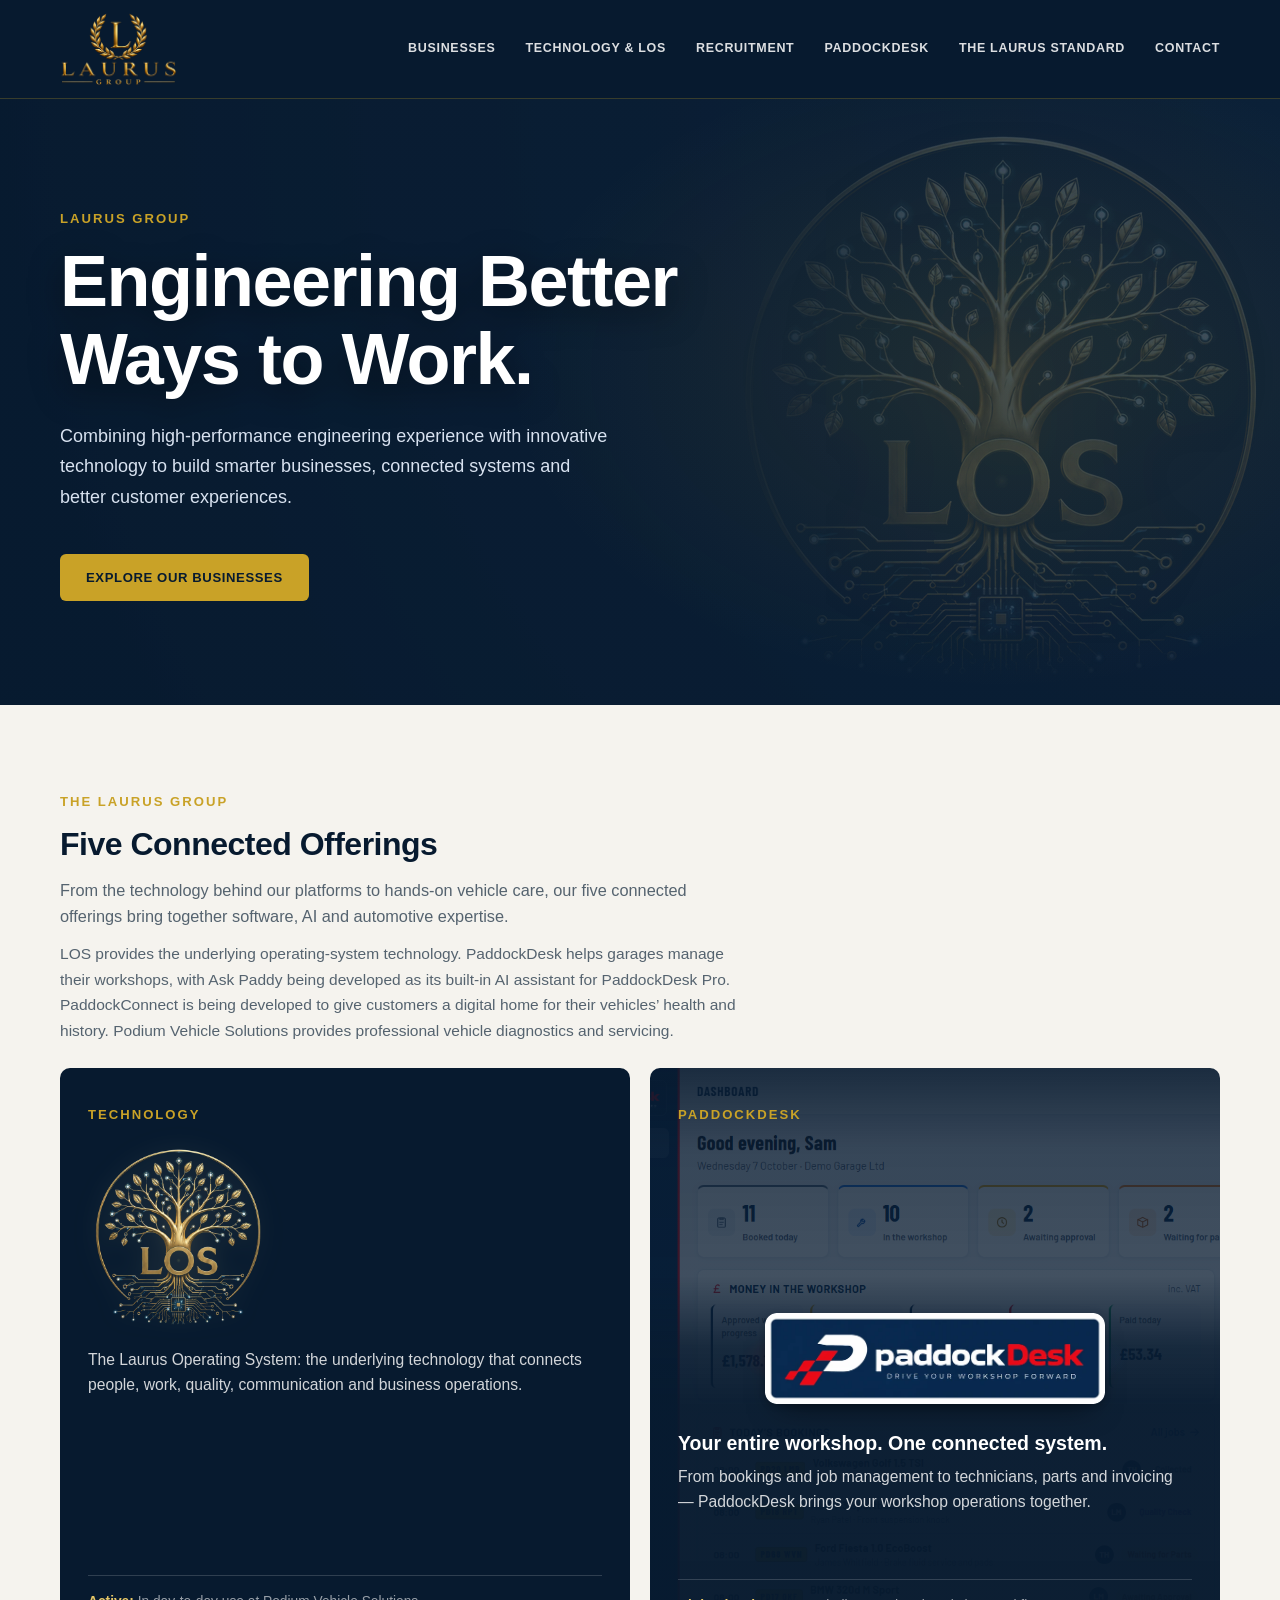
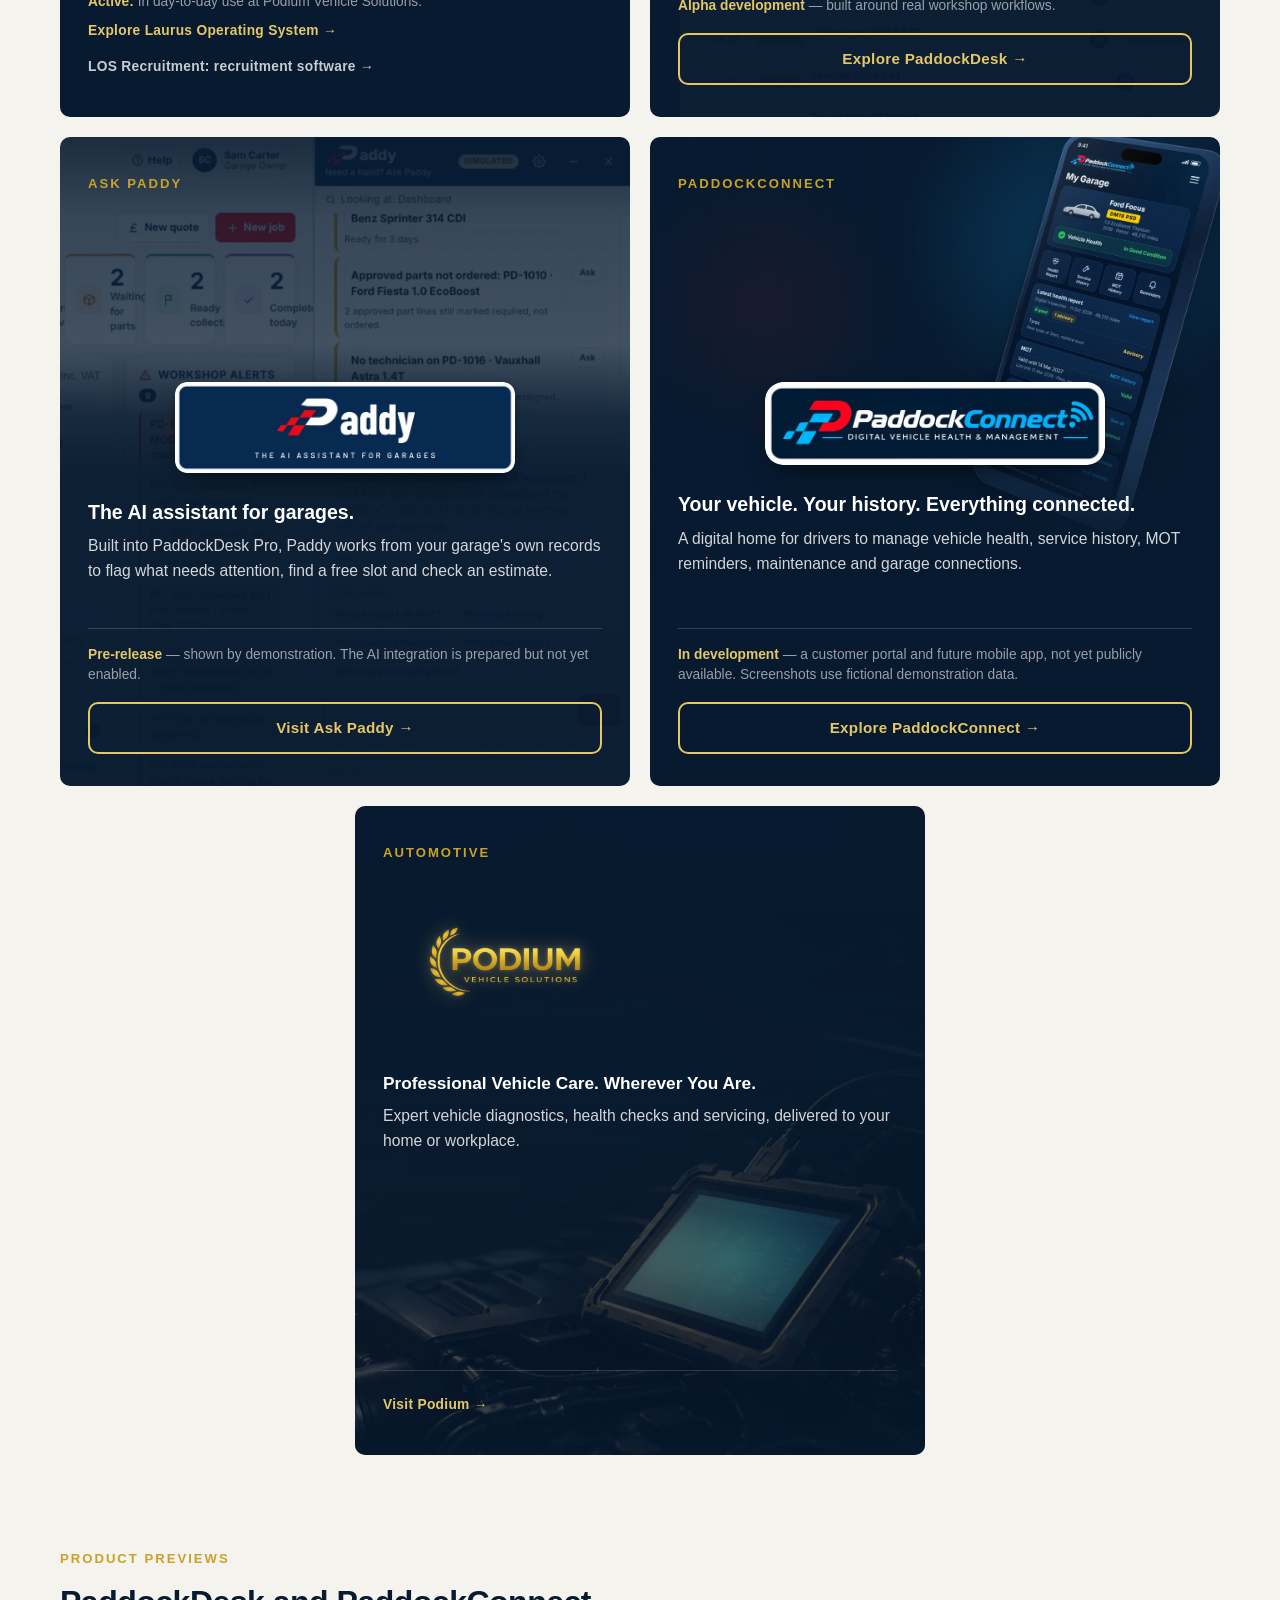
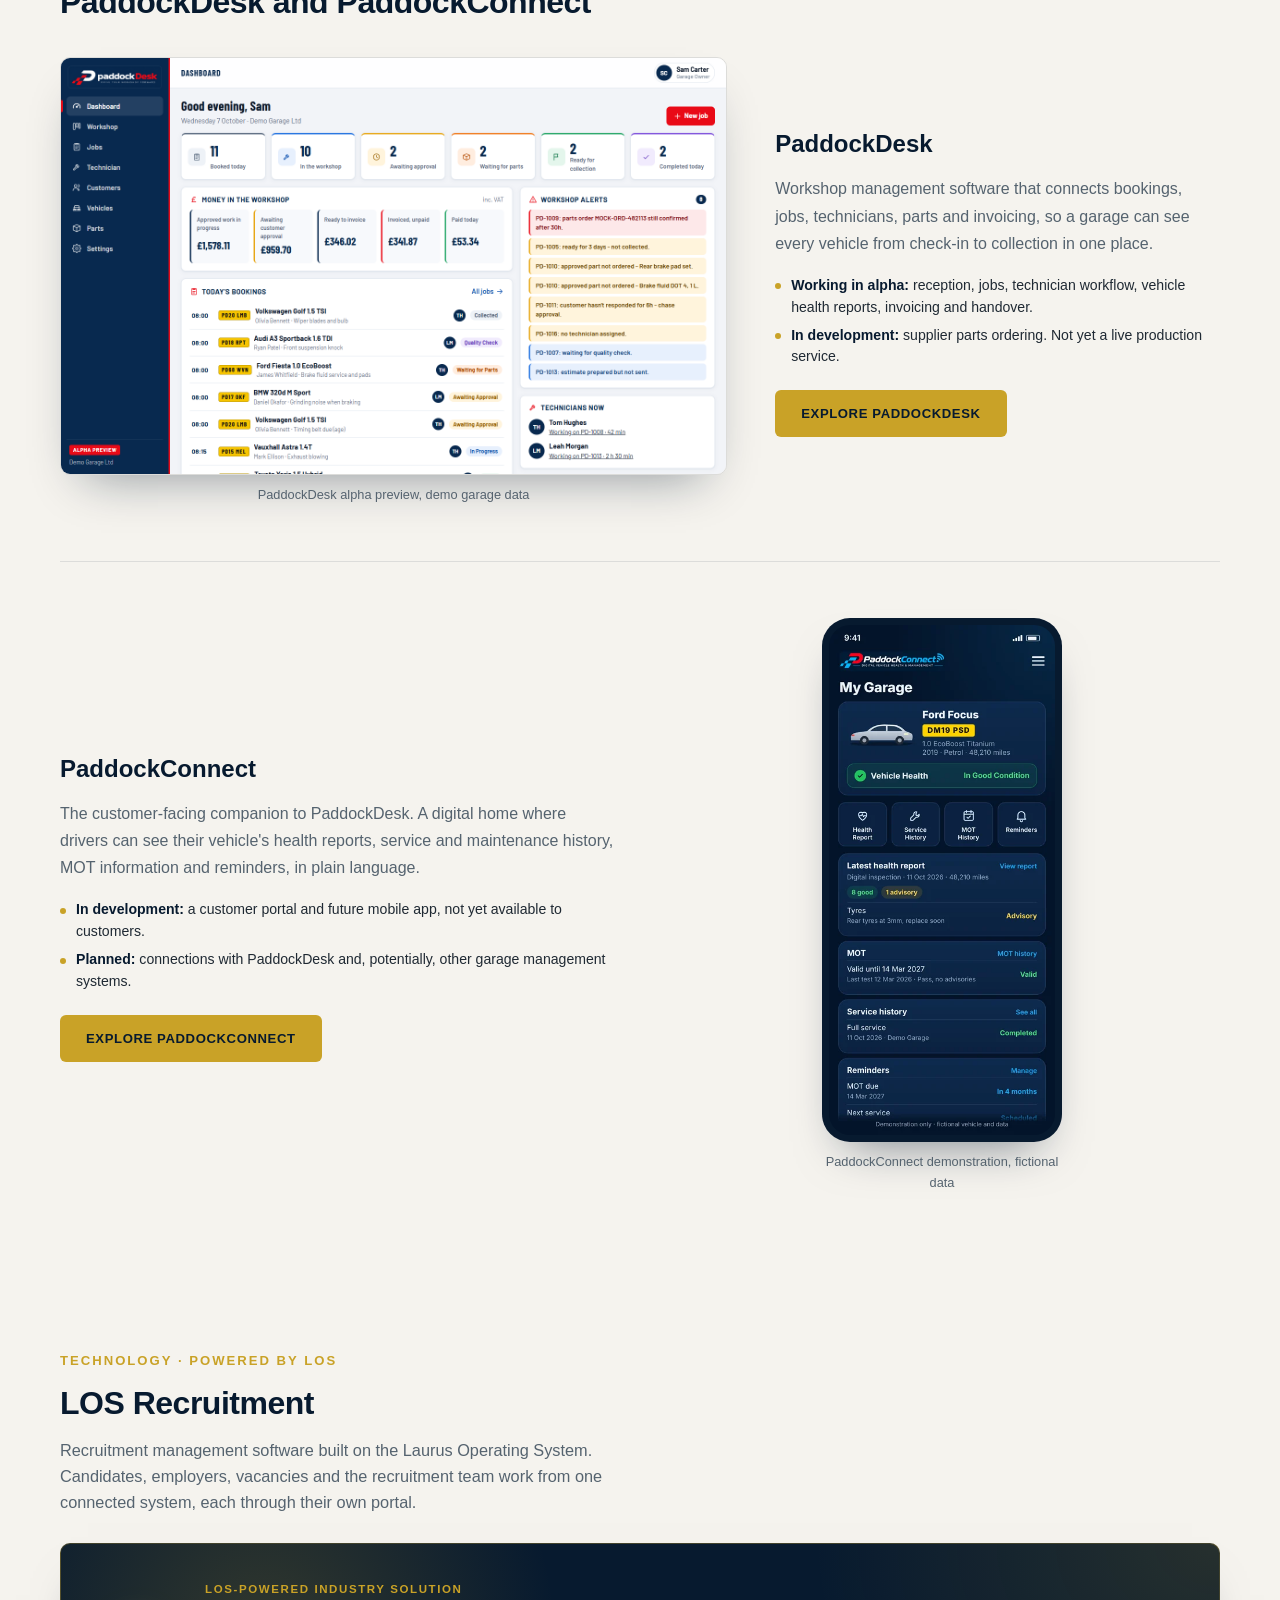
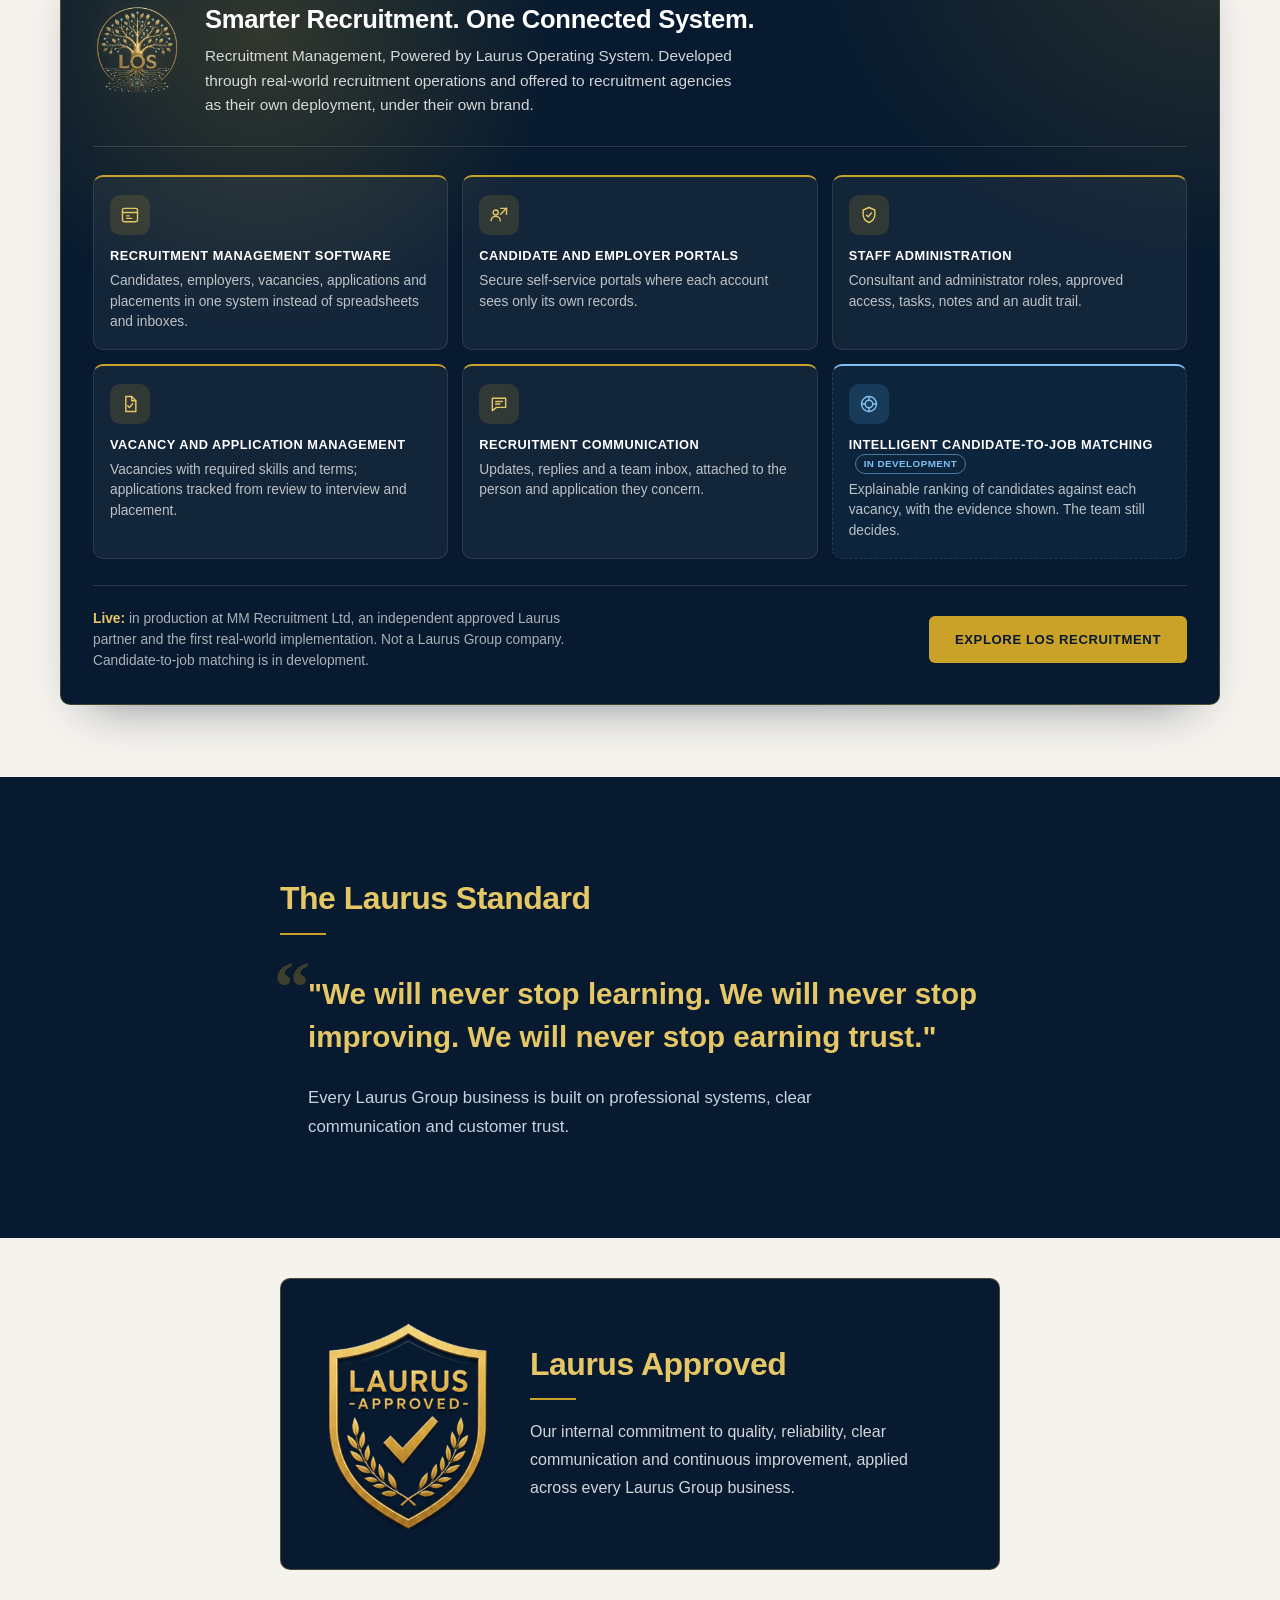
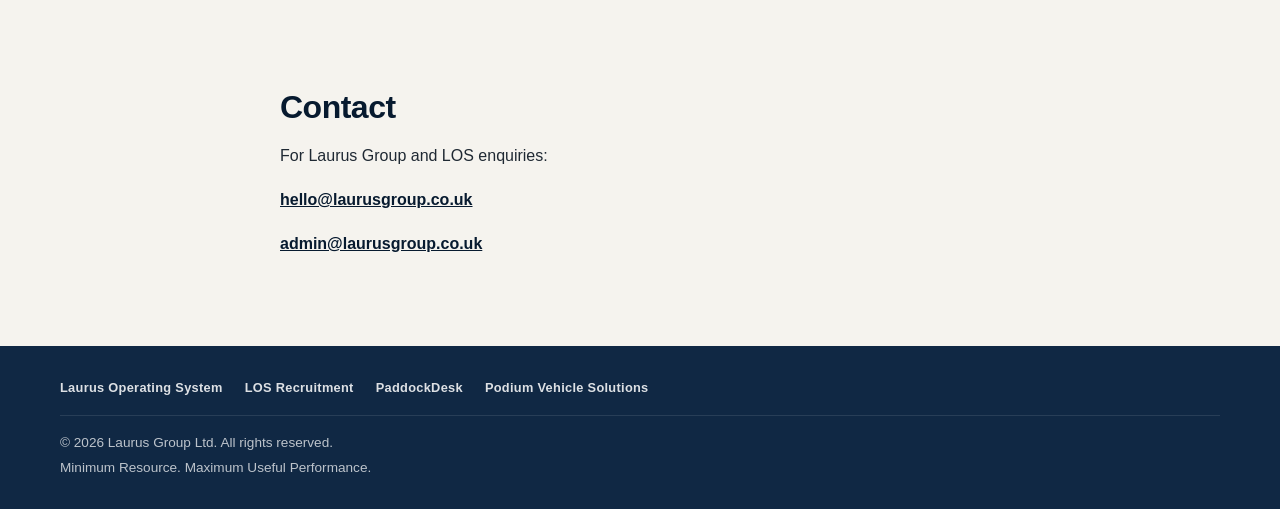
<file: index.html>
<!DOCTYPE html>
<html lang="en">
<head>
  <meta charset="UTF-8" />
  <meta name="viewport" content="width=device-width, initial-scale=1.0" />
  <title>Laurus Group | Engineering Better Ways to Work.</title>
  <meta name="description" content="Laurus Group is the parent company behind five connected software, AI and automotive offerings: LOS, PaddockDesk, Ask Paddy (in development for PaddockDesk Pro), PaddockConnect and Podium Vehicle Solutions." />
  <link rel="canonical" href="https://laurusgroup.co.uk/" />
  <meta name="theme-color" content="#071a2f" />
  <meta property="og:type" content="website" />
  <meta property="og:site_name" content="Laurus Group" />
  <meta property="og:title" content="Laurus Group | Engineering Better Ways to Work." />
  <meta property="og:description" content="The parent company behind five connected software, AI and automotive offerings: LOS, PaddockDesk, Ask Paddy, PaddockConnect and Podium Vehicle Solutions." />
  <meta property="og:url" content="https://laurusgroup.co.uk/" />
  <meta property="og:image" content="https://laurusgroup.co.uk/assets/images/laurus-group-logo-v3.png" />
  <meta name="twitter:card" content="summary" />
  <script type="application/ld+json">
  {
    "@context": "https://schema.org",
    "@type": "Organization",
    "name": "Laurus Group",
    "legalName": "Laurus Group Ltd",
    "url": "https://laurusgroup.co.uk/",
    "logo": "https://laurusgroup.co.uk/assets/images/laurus-group-logo-v3.png",
    "email": "hello@laurusgroup.co.uk",
    "slogan": "Engineering Better Ways to Work.",
    "brand": [
      { "@type": "Brand", "name": "PaddockDesk", "url": "https://paddockdesk.co.uk/", "description": "Workshop management software for garages: bookings, jobs, technicians, parts, invoicing and operations. In alpha development." },
      { "@type": "Brand", "name": "Ask Paddy", "alternateName": "Ask Paddy by PaddockDesk", "url": "https://www.askpaddy.ai/", "description": "The AI assistant being developed for PaddockDesk Pro. Pre-release: shown by demonstration; the AI integration is prepared but not yet enabled." },
      { "@type": "Brand", "name": "PaddockConnect", "url": "https://laurusgroup.co.uk/paddockconnect/", "slogan": "Digital Vehicle Health & Management", "description": "A customer portal and future mobile app for drivers to manage vehicle health, service history, MOT reminders, maintenance and garage connections. In development; not yet publicly available." },
      { "@type": "Brand", "name": "LOS Recruitment", "url": "https://los.laurusgroup.co.uk/recruitment/", "description": "Recruitment management software powered by the Laurus Operating System: candidate and employer portals, staff administration, vacancies, applications and communication. Live at MM Recruitment, an independent approved Laurus partner." }
    ],
    "description": "Parent company of five connected software, AI and automotive offerings: the Laurus Operating System (LOS), PaddockDesk, Ask Paddy (the AI assistant being developed for PaddockDesk Pro), PaddockConnect and Podium Vehicle Solutions.",
    "subOrganization": [
      { "@type": "Organization", "name": "Podium Vehicle Solutions", "url": "https://podiumvehiclesolutions.co.uk", "description": "Professional automotive diagnostics and servicing." },
      { "@type": "Organization", "name": "Laurus Operating System", "alternateName": "LOS", "url": "https://los.laurusgroup.co.uk/", "description": "The operating-system technology behind Laurus Group's offerings." }
    ]
  }
  </script>
  <link rel="stylesheet" href="assets/css/style.css?v=41" />
</head>

<body>
  <header class="site-header">
    <div class="container nav">
      <div class="brand">
        <img class="brand-mark" src="assets/images/laurus-group-logo-v3.png" alt="Laurus Group" />
      </div>

      <button type="button" class="nav-toggle" id="nav-toggle" aria-expanded="false" aria-controls="site-nav" aria-label="Open menu">
        <span></span><span></span><span></span>
      </button>

      <nav id="site-nav" aria-label="Main">
        <a href="#businesses">Businesses</a>
        <a href="https://los.laurusgroup.co.uk/" target="_blank" rel="noopener noreferrer">Technology &amp; LOS</a>
        <a href="#los-recruitment">Recruitment</a>
        <a href="https://paddockdesk.co.uk/" target="_blank" rel="noopener noreferrer">PaddockDesk</a>
        <a href="#standard">The Laurus Standard</a>
        <a href="#contact">Contact</a>
      </nav>
    </div>
  </header>

  <main>
    <section class="hero">
      <div class="hero-tree" aria-hidden="true">
        <span class="hero-tree-glow glow-flow">
          <span class="glow-layer glow-trunk"></span>
          <span class="glow-layer glow-left"></span>
          <span class="glow-layer glow-right"></span>
          <span class="glow-layer glow-crown"></span>
          <span class="glow-layer glow-letters"></span>
          <span class="glow-letters-base"></span>
          <span class="glow-letters-shimmer"></span>
          <span class="glow-root glow-root-left"></span>
          <span class="glow-root glow-root-right"></span>
          <span class="glow-root glow-root-down"></span>
        </span>
      </div>
      <div class="container">
        <div class="hero-content">
          <p class="eyebrow">Laurus Group</p>
          <h1>Engineering Better Ways to Work.</h1>
          <p class="hero-text">
            Combining high-performance engineering experience with innovative technology to build
            smarter businesses, connected systems and better customer experiences.
          </p>
          <a class="button" href="#businesses">Explore Our Businesses</a>
        </div>
      </div>
    </section>

    <section id="businesses" class="section">
      <div class="container">
        <p class="eyebrow">The Laurus Group</p>
        <h2>Five Connected Offerings</h2>
        <p class="section-lead">From the technology behind our platforms to hands-on vehicle care, our five connected offerings bring together software, AI and automotive expertise.</p>
        <p class="section-lead section-lead-detail">LOS provides the underlying operating-system technology. PaddockDesk helps garages manage their workshops, with Ask Paddy being developed as its built-in AI assistant for PaddockDesk Pro. PaddockConnect is being developed to give customers a digital home for their vehicles’ health and history. Podium Vehicle Solutions provides professional vehicle diagnostics and servicing.</p>

        <div class="pillars">
          <article class="pillar-showcase pillar-showcase-los">
            <p class="eyebrow">Technology</p>
            <span class="showcase-mark" aria-hidden="true">
              <span class="los-mark-lit">
                <img src="assets/images/los-mark-560.webp" srcset="assets/images/los-mark-560.webp 560w, assets/images/los-mark-840.webp 840w" sizes="180px" alt="LOS — Laurus Operating System" width="560" height="560" />
                <span class="hero-tree-glow glow-flow">
                  <span class="glow-layer glow-trunk"></span>
                  <span class="glow-layer glow-left"></span>
                  <span class="glow-layer glow-right"></span>
                  <span class="glow-layer glow-crown"></span>
                  <span class="glow-layer glow-letters"></span>
                  <span class="glow-letters-base"></span>
                  <span class="glow-letters-shimmer"></span>
                  <span class="glow-root glow-root-left"></span>
                  <span class="glow-root glow-root-right"></span>
                  <span class="glow-root glow-root-down"></span>
                </span>
              </span>
            </span>
            <p class="showcase-desc">The Laurus Operating System: the underlying technology that connects people, work, quality, communication and business operations.</p>
            <div class="showcase-footer">
              <p class="showcase-status"><span class="showcase-status-label">Active:</span> In day-to-day use at Podium Vehicle Solutions.</p>
              <a class="showcase-cta" href="https://los.laurusgroup.co.uk/" target="_blank" rel="noopener noreferrer">Explore Laurus Operating System →</a>
              <a class="showcase-cta showcase-cta-secondary" href="#los-recruitment">LOS Recruitment: recruitment software →</a>
            </div>
          </article>

          <article class="pillar-showcase pillar-showcase-paddockdesk">
            <p class="eyebrow">PaddockDesk</p>
            <span class="showcase-mark" aria-hidden="true">
              <span class="showcase-mark-chip">
                <picture><source type="image/webp" srcset="assets/images/paddockdesk-logo-badge-720.webp 720w, assets/images/paddockdesk-logo-badge-1440.webp 1440w" sizes="(max-width: 600px) 78vw, 340px" /><img src="assets/images/paddockdesk-logo-badge-720.png" alt="" width="720" height="193" /></picture>
              </span>
            </span>
            <p class="showcase-tagline">Your entire workshop. One connected system.</p>
            <p class="showcase-desc">From bookings and job management to technicians, parts and invoicing — PaddockDesk brings your workshop operations together.</p>
            <div class="showcase-footer">
              <p class="showcase-status"><span class="showcase-status-label">Alpha development</span> — built around real workshop workflows.</p>
              <a class="showcase-cta showcase-cta-button" href="https://paddockdesk.co.uk/" target="_blank" rel="noopener noreferrer">Explore PaddockDesk <span aria-hidden="true">→</span><span class="visually-hidden"> (opens the PaddockDesk website in a new tab)</span></a>
            </div>
          </article>

          <article class="pillar-showcase pillar-showcase-askpaddy">
            <p class="eyebrow">Ask Paddy</p>
            <span class="showcase-mark" aria-hidden="true">
              <span class="showcase-mark-chip">
                <picture><source type="image/webp" srcset="assets/images/askpaddy-logo-badge-720.webp 720w, assets/images/askpaddy-logo-badge-1440.webp 1440w" sizes="(max-width: 600px) 78vw, 340px" /><img src="assets/images/askpaddy-logo-badge-720.png" alt="" width="720" height="193" /></picture>
              </span>
            </span>
            <p class="showcase-tagline">The AI assistant for garages.</p>
            <p class="showcase-desc">Built into PaddockDesk Pro, Paddy works from your garage's own records to flag what needs attention, find a free slot and check an estimate.</p>
            <div class="showcase-footer">
              <p class="showcase-status"><span class="showcase-status-label">Pre-release</span> — shown by demonstration. The AI integration is prepared but not yet enabled.</p>
              <a class="showcase-cta showcase-cta-button" href="https://www.askpaddy.ai/" target="_blank" rel="noopener noreferrer">Visit Ask Paddy <span aria-hidden="true">→</span><span class="visually-hidden"> (opens the Ask Paddy website in a new tab)</span></a>
            </div>
          </article>

          <article class="pillar-showcase pillar-showcase-paddockconnect">
            <p class="eyebrow">PaddockConnect</p>
            <span class="showcase-mark" aria-hidden="true">
              <span class="showcase-mark-chip">
                <picture><source type="image/webp" srcset="assets/images/paddockconnect-logo-720.webp 720w, assets/images/paddockconnect-logo-1440.webp 1440w" sizes="(max-width: 600px) 78vw, 340px" /><img src="assets/images/paddockconnect-logo-720.png" alt="" width="720" height="177" /></picture>
              </span>
            </span>
            <p class="showcase-tagline">Your vehicle. Your history. Everything connected.</p>
            <p class="showcase-desc">A digital home for drivers to manage vehicle health, service history, MOT reminders, maintenance and garage connections.</p>
            <div class="showcase-footer">
              <p class="showcase-status"><span class="showcase-status-label">In development</span> — a customer portal and future mobile app, not yet publicly available. Screenshots use fictional demonstration data.</p>
              <a class="showcase-cta showcase-cta-button" href="paddockconnect/">Explore PaddockConnect <span aria-hidden="true">→</span></a>
            </div>
          </article>

          <article class="pillar-showcase pillar-showcase-automotive">
            <p class="eyebrow">Automotive</p>
            <span class="showcase-mark" aria-hidden="true">
              <span class="podium-mark-lit">
                <img src="assets/images/Podium Vehicle Solutions Logo-Issue 1.png.png" alt="Podium Vehicle Solutions" />
                <span class="podium-mark-sweep"></span>
              </span>
            </span>
            <p class="showcase-tagline">Professional Vehicle Care. Wherever You Are.</p>
            <p class="showcase-desc">Expert vehicle diagnostics, health checks and servicing, delivered to your home or workplace.</p>
            <div class="showcase-footer">
              <a class="showcase-cta" href="https://podiumvehiclesolutions.co.uk" target="_blank" rel="noopener noreferrer">Visit Podium →</a>
            </div>
            <span class="podium-screen" aria-hidden="true">
              <span class="podium-screen-glow"><span class="podium-screen-scan"></span></span>
              <span class="podium-screen-bezel"></span>
            </span>
          </article>
        </div>
      </div>
    </section>

    <section id="previews" class="section previews">
      <div class="container">
        <p class="eyebrow">Product Previews</p>
        <h2>PaddockDesk and PaddockConnect</h2>

        <div class="preview preview-paddockdesk" id="paddockdesk">
          <figure class="preview-media preview-screen">
            <img src="assets/images/paddockdesk-showcase-dashboard.png" alt="PaddockDesk workshop dashboard showing today's bookings, jobs in progress, money in the workshop and technician activity (alpha preview, demo garage)" width="1440" height="900" loading="lazy" />
            <figcaption>PaddockDesk alpha preview, demo garage data</figcaption>
          </figure>
          <div class="preview-copy">
            <h3>PaddockDesk</h3>
            <p>Workshop management software that connects bookings, jobs, technicians, parts and invoicing, so a garage can see every vehicle from check-in to collection in one place.</p>
            <ul class="preview-status">
              <li><span>Working in alpha:</span> reception, jobs, technician workflow, vehicle health reports, invoicing and handover.</li>
              <li><span>In development:</span> supplier parts ordering. Not yet a live production service.</li>
            </ul>
            <a class="button" href="https://paddockdesk.co.uk/" target="_blank" rel="noopener noreferrer">Explore PaddockDesk<span class="visually-hidden"> (opens the PaddockDesk website in a new tab)</span></a>
          </div>
        </div>

        <div class="preview preview-paddockconnect" id="paddockconnect">
          <figure class="preview-media paddockconnect-phone">
            <picture><source type="image/webp" srcset="assets/images/paddockconnect-dashboard-390.webp 390w, assets/images/paddockconnect-dashboard-780.webp 780w" sizes="240px" /><img src="assets/images/paddockconnect-dashboard-780.webp" alt="PaddockConnect demonstration on a phone: the My Garage screen for a fictional Ford Focus, showing vehicle health in good condition, the latest digital health report, MOT status, service history and upcoming reminders." width="780" height="1760" loading="lazy" /></picture>
            <figcaption>PaddockConnect demonstration, fictional data</figcaption>
          </figure>
          <div class="preview-copy">
            <h3>PaddockConnect</h3>
            <p>The customer-facing companion to PaddockDesk. A digital home where drivers can see their vehicle's health reports, service and maintenance history, MOT information and reminders, in plain language.</p>
            <ul class="preview-status">
              <li><span>In development:</span> a customer portal and future mobile app, not yet available to customers.</li>
              <li><span>Planned:</span> connections with PaddockDesk and, potentially, other garage management systems.</li>
            </ul>
            <a class="button" href="paddockconnect/">Explore PaddockConnect</a>
          </div>
        </div>
      </div>
    </section>

    <section id="los-recruitment" class="section los-recruitment">
      <div class="container">
        <p class="eyebrow">Technology &middot; Powered by LOS</p>
        <h2>LOS Recruitment</h2>
        <p class="section-lead">Recruitment management software built on the Laurus Operating System. Candidates, employers, vacancies and the recruitment team work from one connected system, each through their own portal.</p>

        <article class="recruitment-card">
          <span class="recruitment-card-light" aria-hidden="true"></span>
          <div class="recruitment-card-head">
            <span class="recruitment-mark" aria-hidden="true">
              <img src="assets/images/los-mark-560.webp" srcset="assets/images/los-mark-560.webp 560w, assets/images/los-mark-840.webp 840w" sizes="88px" alt="" width="560" height="560" loading="lazy" decoding="async" />
            </span>
            <div class="recruitment-card-title">
              <p class="recruitment-card-kicker">LOS-powered industry solution</p>
              <p class="recruitment-card-tagline">Smarter Recruitment. One Connected System.</p>
              <p class="recruitment-card-desc">Recruitment Management, Powered by Laurus Operating System. Developed through real-world recruitment operations and offered to recruitment agencies as their own deployment, under their own brand.</p>
            </div>
          </div>

          <ul class="recruitment-features" aria-label="What LOS Recruitment covers">
            <li>
              <span class="recruitment-feature-icon" aria-hidden="true"><svg viewBox="0 0 24 24"><rect x="3" y="4" width="18" height="16" rx="2"/><path d="M3 9h18"/><path d="M8 13h3M8 16h6"/></svg></span>
              <p class="recruitment-feature-name">Recruitment management software</p>
              <p class="recruitment-feature-desc">Candidates, employers, vacancies, applications and placements in one system instead of spreadsheets and inboxes.</p>
            </li>
            <li>
              <span class="recruitment-feature-icon" aria-hidden="true"><svg viewBox="0 0 24 24"><circle cx="8" cy="9" r="3"/><path d="M2.5 19a5.5 5.5 0 0 1 11 0"/><path d="M14 4h7v7"/><path d="M14 11l7-7"/></svg></span>
              <p class="recruitment-feature-name">Candidate and employer portals</p>
              <p class="recruitment-feature-desc">Secure self-service portals where each account sees only its own records.</p>
            </li>
            <li>
              <span class="recruitment-feature-icon" aria-hidden="true"><svg viewBox="0 0 24 24"><path d="M12 3l7 3v5.5c0 4.5-3 8-7 9.5-4-1.5-7-5-7-9.5V6l7-3z"/><path d="M9 12.2l2 2 4-4.6"/></svg></span>
              <p class="recruitment-feature-name">Staff administration</p>
              <p class="recruitment-feature-desc">Consultant and administrator roles, approved access, tasks, notes and an audit trail.</p>
            </li>
            <li>
              <span class="recruitment-feature-icon" aria-hidden="true"><svg viewBox="0 0 24 24"><path d="M7 3h7l5 5v13H7V3z"/><path d="M14 3v5h5"/><path d="M9.3 14.2l2 2 4-4.6"/></svg></span>
              <p class="recruitment-feature-name">Vacancy and application management</p>
              <p class="recruitment-feature-desc">Vacancies with required skills and terms; applications tracked from review to interview and placement.</p>
            </li>
            <li>
              <span class="recruitment-feature-icon" aria-hidden="true"><svg viewBox="0 0 24 24"><path d="M4 5h16v11H9l-5 4V5z"/><path d="M8 9h8M8 12h5"/></svg></span>
              <p class="recruitment-feature-name">Recruitment communication</p>
              <p class="recruitment-feature-desc">Updates, replies and a team inbox, attached to the person and application they concern.</p>
            </li>
            <li class="is-developing">
              <span class="recruitment-feature-icon" aria-hidden="true"><svg viewBox="0 0 24 24"><circle cx="12" cy="12" r="9"/><circle cx="12" cy="12" r="4.5"/><path d="M12 3v4M12 17v4M3 12h4M17 12h4"/></svg></span>
              <p class="recruitment-feature-name">Intelligent candidate-to-job matching <span class="recruitment-feature-tag">In development</span></p>
              <p class="recruitment-feature-desc">Explainable ranking of candidates against each vacancy, with the evidence shown. The team still decides.</p>
            </li>
          </ul>

          <div class="recruitment-card-footer">
            <p class="recruitment-status"><span class="recruitment-status-label">Live:</span> in production at MM Recruitment Ltd, an independent approved Laurus partner and the first real-world implementation. Not a Laurus Group company. Candidate-to-job matching is in development.</p>
            <a class="button" href="https://los.laurusgroup.co.uk/recruitment/" target="_blank" rel="noopener noreferrer">Explore LOS Recruitment<span class="visually-hidden"> (opens the Laurus Operating System website in a new tab)</span></a>
          </div>
        </article>
      </div>
    </section>

    <section id="standard" class="section dark">
      <div class="container narrow">
        <h2>The Laurus Standard</h2>
        <blockquote>
          "We will never stop learning. We will never stop improving. We will never stop earning trust."
        </blockquote>
        <p>
          Every Laurus Group business is built on professional systems, clear communication and customer trust.
        </p>
      </div>
    </section>

    <section id="approved" class="section approved-panel">
      <div class="container narrow approved-layout">
        <span class="approved-shield" aria-hidden="true">
          <img src="assets/images/laurus-approved-shield.png" alt="Laurus Approved" />
        </span>
        <div class="approved-copy">
          <h2>Laurus Approved</h2>
          <p>
            Our internal commitment to quality, reliability, clear communication and continuous
            improvement, applied across every Laurus Group business.
          </p>
        </div>
      </div>
    </section>

    <section id="contact" class="section contact">
      <div class="container narrow">
        <h2>Contact</h2>
        <p>For Laurus Group and LOS enquiries:</p>
        <p><a href="mailto:hello@laurusgroup.co.uk">hello@laurusgroup.co.uk</a></p>
        <p><a href="mailto:admin@laurusgroup.co.uk">admin@laurusgroup.co.uk</a></p>
      </div>
    </section>
  </main>

  <footer class="footer">
    <div class="container">
      <nav class="footer-links" aria-label="Laurus Group businesses">
        <a href="https://los.laurusgroup.co.uk/" target="_blank" rel="noopener noreferrer">Laurus Operating System</a>
        <a href="https://los.laurusgroup.co.uk/recruitment/" target="_blank" rel="noopener noreferrer">LOS Recruitment</a>
        <a href="https://paddockdesk.co.uk/" target="_blank" rel="noopener noreferrer">PaddockDesk</a>
        <a href="https://podiumvehiclesolutions.co.uk" target="_blank" rel="noopener noreferrer">Podium Vehicle Solutions</a>
      </nav>
      <p>© 2026 Laurus Group Ltd. All rights reserved.</p>
      <p class="small">Minimum Resource. Maximum Useful Performance.</p>
    </div>
  </footer>

  <script src="assets/js/main.js?v=10"></script>
</body>
</html>
</file>
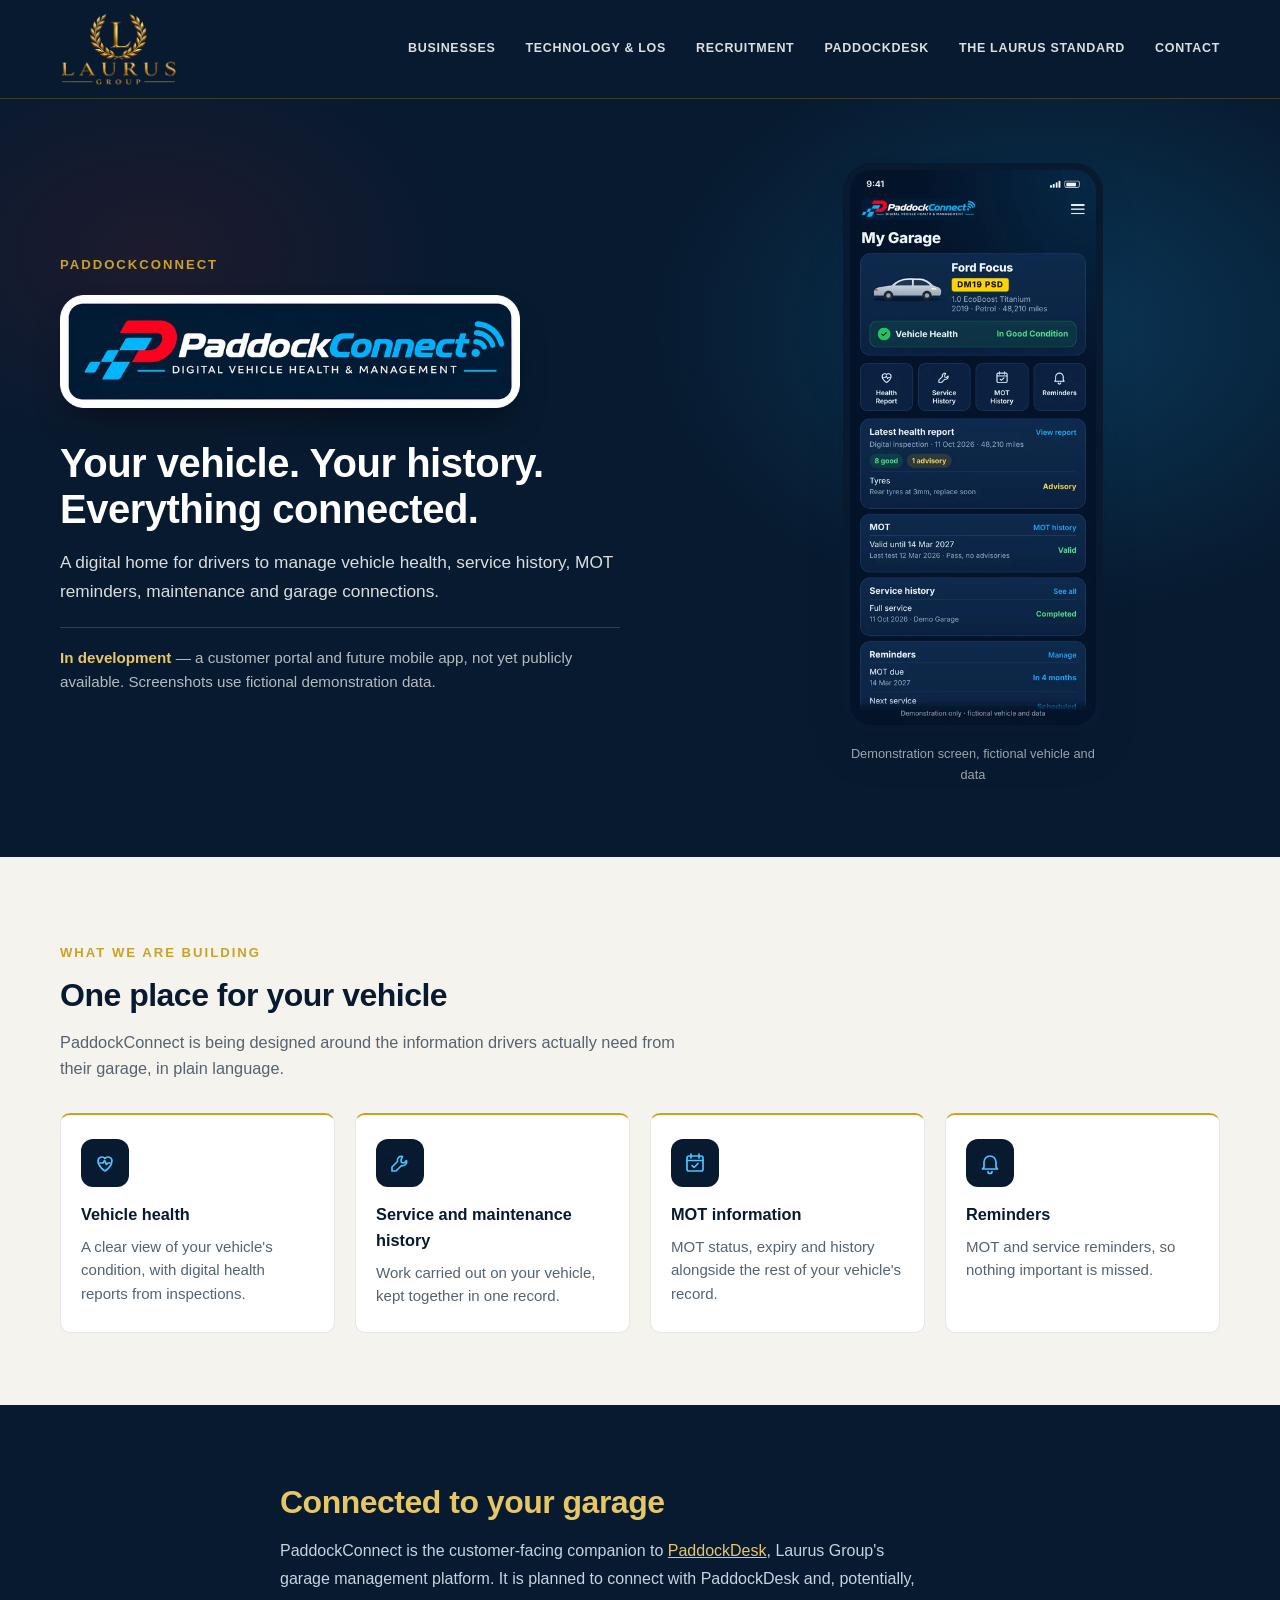
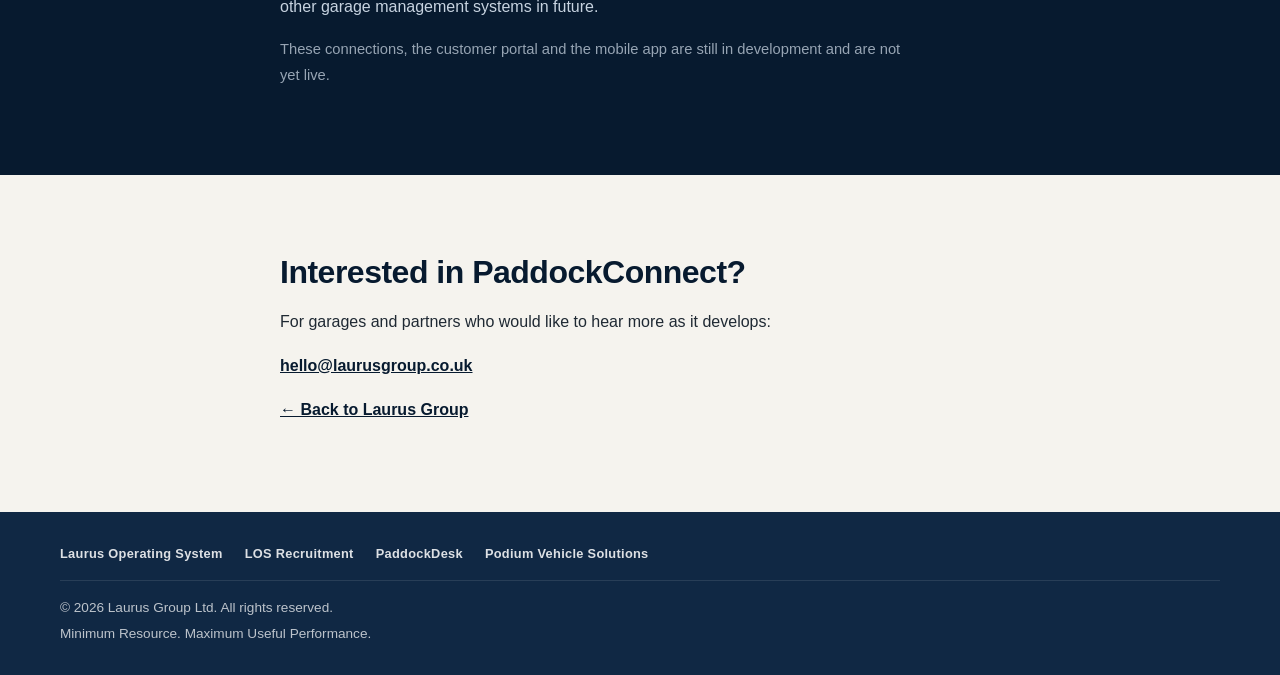
<file: paddockconnect/index.html>
<!DOCTYPE html>
<html lang="en">
<head>
  <meta charset="UTF-8" />
  <meta name="viewport" content="width=device-width, initial-scale=1.0" />
  <title>PaddockConnect | Digital Vehicle Health &amp; Management | Laurus Group</title>
  <meta name="description" content="PaddockConnect is a customer portal and future mobile app from Laurus Group, being developed as a digital home for drivers to manage vehicle health, service history, MOT reminders, maintenance and garage connections. In development." />
  <link rel="canonical" href="https://laurusgroup.co.uk/paddockconnect/" />
  <meta name="theme-color" content="#071a2f" />
  <meta property="og:type" content="website" />
  <meta property="og:site_name" content="Laurus Group" />
  <meta property="og:title" content="PaddockConnect | Digital Vehicle Health &amp; Management" />
  <meta property="og:description" content="Your vehicle. Your history. Everything connected. A customer portal and future mobile app, in development at Laurus Group." />
  <meta property="og:url" content="https://laurusgroup.co.uk/paddockconnect/" />
  <meta property="og:image" content="https://laurusgroup.co.uk/assets/images/paddockconnect-logo-1440.webp" />
  <meta name="twitter:card" content="summary" />
  <link rel="stylesheet" href="../assets/css/style.css?v=41" />
</head>

<body class="pc-page">
  <header class="site-header">
    <div class="container nav">
      <div class="brand">
        <a href="../"><img class="brand-mark" src="../assets/images/laurus-group-logo-v3.png" alt="Laurus Group home" /></a>
      </div>

      <button type="button" class="nav-toggle" id="nav-toggle" aria-expanded="false" aria-controls="site-nav" aria-label="Open menu">
        <span></span><span></span><span></span>
      </button>

      <nav id="site-nav" aria-label="Main">
        <a href="../#businesses">Businesses</a>
        <a href="https://los.laurusgroup.co.uk/" target="_blank" rel="noopener noreferrer">Technology &amp; LOS</a>
        <a href="../#los-recruitment">Recruitment</a>
        <a href="https://paddockdesk.co.uk/" target="_blank" rel="noopener noreferrer">PaddockDesk</a>
        <a href="../#standard">The Laurus Standard</a>
        <a href="#contact">Contact</a>
      </nav>
    </div>
  </header>

  <main>
    <section class="pc-hero">
      <div class="container pc-hero-grid">
        <div class="pc-hero-copy">
          <p class="eyebrow">PaddockConnect</p>
          <h1 class="visually-hidden">PaddockConnect: Digital Vehicle Health &amp; Management</h1>
          <span class="pc-hero-logo">
            <picture><source type="image/webp" srcset="../assets/images/paddockconnect-logo-720.webp 720w, ../assets/images/paddockconnect-logo-1440.webp 1440w" sizes="(max-width: 600px) 88vw, 460px" /><img src="../assets/images/paddockconnect-logo-720.png" alt="" width="720" height="177" /></picture>
          </span>
          <p class="pc-headline">Your vehicle. Your history. Everything connected.</p>
          <p class="pc-lead">A digital home for drivers to manage vehicle health, service history, MOT reminders, maintenance and garage connections.</p>
          <p class="pc-notice"><span>In development</span> — a customer portal and future mobile app, not yet publicly available. Screenshots use fictional demonstration data.</p>
        </div>
        <figure class="pc-hero-media paddockconnect-phone">
          <picture><source type="image/webp" srcset="../assets/images/paddockconnect-dashboard-390.webp 390w, ../assets/images/paddockconnect-dashboard-780.webp 780w" sizes="260px" /><img src="../assets/images/paddockconnect-dashboard-780.webp" alt="PaddockConnect demonstration on a phone: the My Garage screen for a fictional Ford Focus, showing vehicle health in good condition, the latest digital health report, MOT status, service history and upcoming reminders." width="780" height="1760" /></picture>
          <figcaption>Demonstration screen, fictional vehicle and data</figcaption>
        </figure>
      </div>
    </section>

    <section class="section pc-features">
      <div class="container">
        <p class="eyebrow">What we are building</p>
        <h2>One place for your vehicle</h2>
        <p class="section-lead">PaddockConnect is being designed around the information drivers actually need from their garage, in plain language.</p>
        <ul class="pc-feature-list">
          <li>
            <span class="pc-feature-icon" aria-hidden="true"><svg viewBox="0 0 24 24"><path d="M12 20s-7-4.4-7-10a4 4 0 0 1 7-2.6A4 4 0 0 1 19 10c0 5.6-7 10-7 10z"/><path d="M7 12h3l1.5-2.5 2 4 1.5-1.5H17"/></svg></span>
            <h3>Vehicle health</h3>
            <p>A clear view of your vehicle's condition, with digital health reports from inspections.</p>
          </li>
          <li>
            <span class="pc-feature-icon" aria-hidden="true"><svg viewBox="0 0 24 24"><path d="M14.5 5.5a4 4 0 0 0-5 5L4 16v4h4l5.5-5.5a4 4 0 0 0 5-5l-2.5 2.5-2.5-.5-.5-2.5z"/></svg></span>
            <h3>Service and maintenance history</h3>
            <p>Work carried out on your vehicle, kept together in one record.</p>
          </li>
          <li>
            <span class="pc-feature-icon" aria-hidden="true"><svg viewBox="0 0 24 24"><rect x="4" y="5" width="16" height="15" rx="2"/><path d="M4 9.5h16M8 3v4M16 3v4"/><path d="M9 14.5l2 2 4-4"/></svg></span>
            <h3>MOT information</h3>
            <p>MOT status, expiry and history alongside the rest of your vehicle's record.</p>
          </li>
          <li>
            <span class="pc-feature-icon" aria-hidden="true"><svg viewBox="0 0 24 24"><path d="M6 16V11a6 6 0 0 1 12 0v5l1.5 2h-15z"/><path d="M10 20.5a2 2 0 0 0 4 0"/></svg></span>
            <h3>Reminders</h3>
            <p>MOT and service reminders, so nothing important is missed.</p>
          </li>
        </ul>
      </div>
    </section>

    <section class="section dark pc-connect">
      <div class="container narrow">
        <h2>Connected to your garage</h2>
        <p>PaddockConnect is the customer-facing companion to <a href="https://paddockdesk.co.uk/" target="_blank" rel="noopener noreferrer">PaddockDesk<span class="visually-hidden"> (opens in a new tab)</span></a>, Laurus Group's garage management platform. It is planned to connect with PaddockDesk and, potentially, other garage management systems in future.</p>
        <p class="pc-small">These connections, the customer portal and the mobile app are still in development and are not yet live.</p>
      </div>
    </section>

    <section id="contact" class="section contact">
      <div class="container narrow">
        <h2>Interested in PaddockConnect?</h2>
        <p>For garages and partners who would like to hear more as it develops:</p>
        <p><a href="mailto:hello@laurusgroup.co.uk?subject=PaddockConnect">hello@laurusgroup.co.uk</a></p>
        <p><a class="pc-back" href="../#businesses">← Back to Laurus Group</a></p>
      </div>
    </section>
  </main>

  <footer class="footer">
    <div class="container">
      <nav class="footer-links" aria-label="Laurus Group businesses">
        <a href="https://los.laurusgroup.co.uk/" target="_blank" rel="noopener noreferrer">Laurus Operating System</a>
        <a href="https://los.laurusgroup.co.uk/recruitment/" target="_blank" rel="noopener noreferrer">LOS Recruitment</a>
        <a href="https://paddockdesk.co.uk/" target="_blank" rel="noopener noreferrer">PaddockDesk</a>
        <a href="https://podiumvehiclesolutions.co.uk" target="_blank" rel="noopener noreferrer">Podium Vehicle Solutions</a>
      </nav>
      <p>© 2026 Laurus Group Ltd. All rights reserved.</p>
      <p class="small">Minimum Resource. Maximum Useful Performance.</p>
    </div>
  </footer>

  <script src="../assets/js/main.js?v=10"></script>
</body>
</html>
</file>
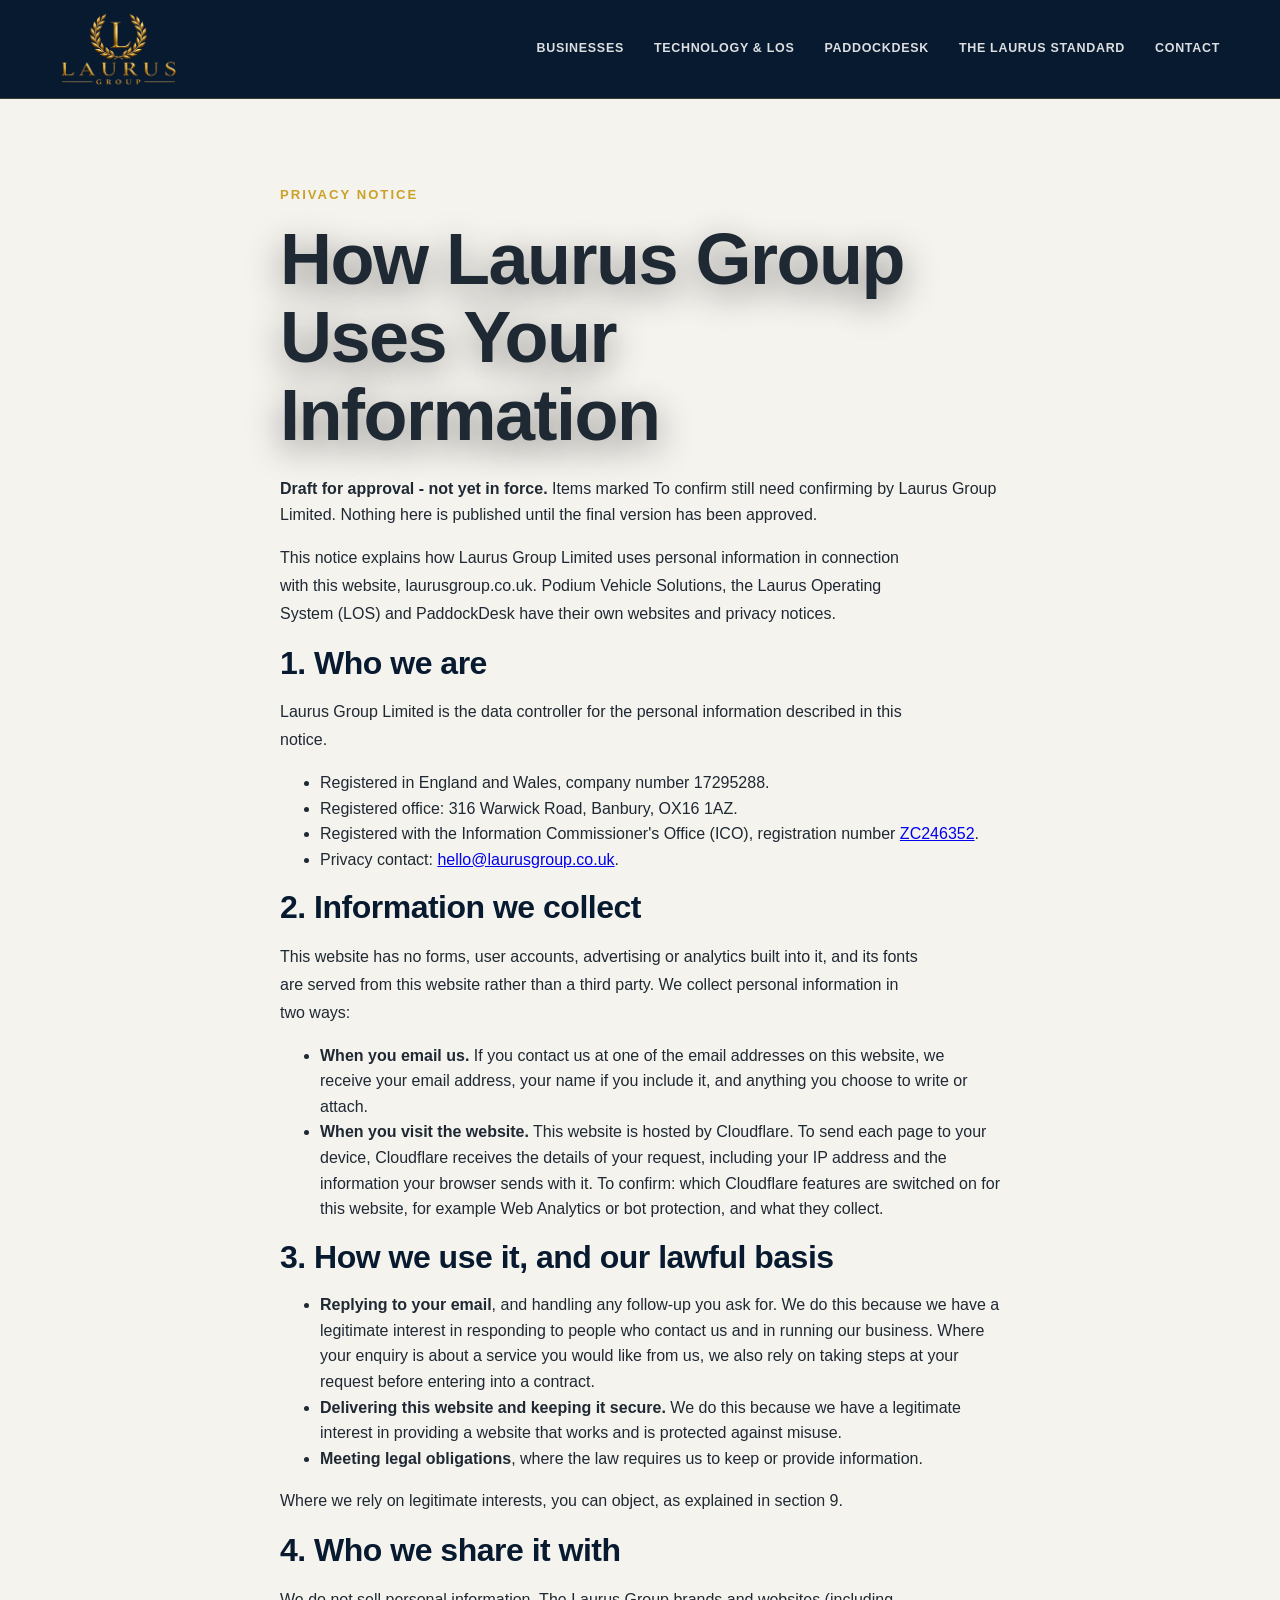
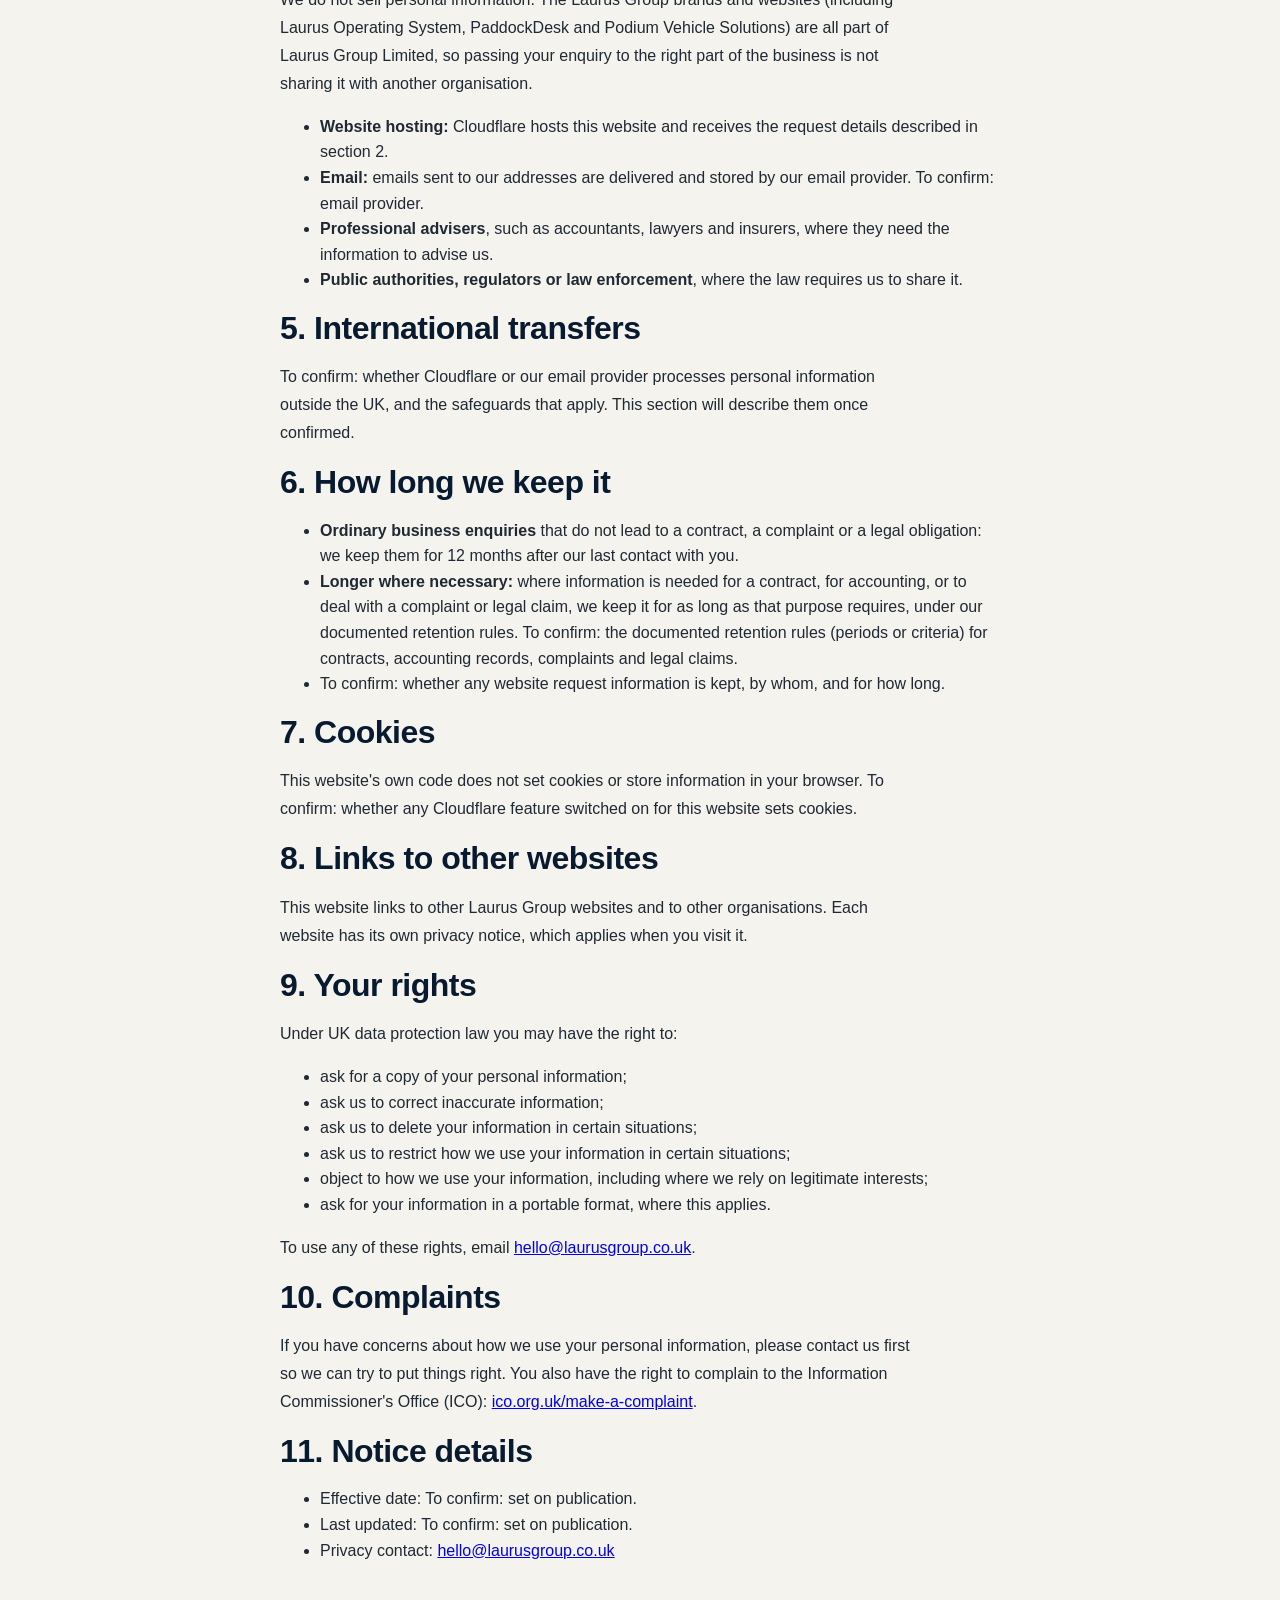
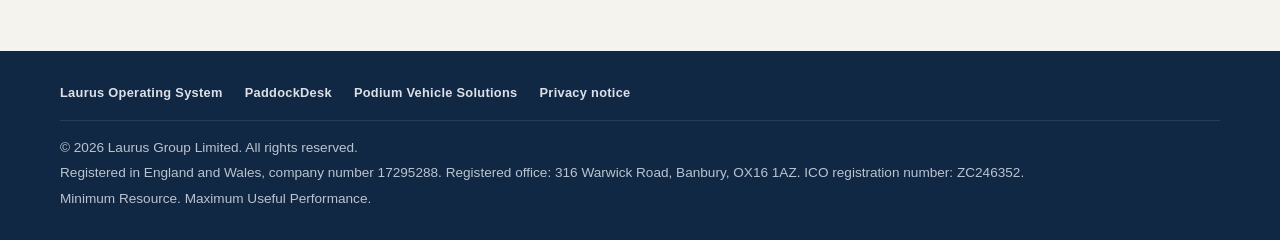
<file: privacy.html>
<!DOCTYPE html>
<html lang="en-GB">
<head>
  <meta charset="UTF-8" />
  <meta name="viewport" content="width=device-width, initial-scale=1.0" />
  <title>Privacy Notice | Laurus Group</title>
  <meta name="description" content="How Laurus Group Limited uses personal information in connection with the laurusgroup.co.uk website." />
  <!-- Draft for approval: not indexed until the notice is approved and published. -->
  <meta name="robots" content="noindex, nofollow" />
  <link rel="canonical" href="https://laurusgroup.co.uk/privacy" />
  <link rel="stylesheet" href="assets/css/style.css?v=38" />
</head>

<body>
  <header class="site-header">
    <div class="container nav">
      <div class="brand">
        <a href="/"><img class="brand-mark" src="assets/images/laurus-group-logo-v3.png" alt="Laurus Group" /></a>
      </div>

      <button type="button" class="nav-toggle" id="nav-toggle" aria-expanded="false" aria-controls="site-nav" aria-label="Open menu">
        <span></span><span></span><span></span>
      </button>

      <nav id="site-nav" aria-label="Main">
        <a href="/#businesses">Businesses</a>
        <a href="https://los.laurusgroup.co.uk/" target="_blank" rel="noopener noreferrer">Technology &amp; LOS</a>
        <a href="https://paddockdesk.com/" target="_blank" rel="noopener noreferrer">PaddockDesk</a>
        <a href="/#standard">The Laurus Standard</a>
        <a href="/#contact">Contact</a>
      </nav>
    </div>
  </header>

  <main>
    <section class="section legal-page">
      <div class="container narrow">
        <p class="eyebrow">Privacy notice</p>
        <h1>How Laurus Group Uses Your Information</h1>

        <div class="legal-draft" role="note">
          <strong>Draft for approval - not yet in force.</strong>
          Items marked <span class="legal-todo">To confirm</span> still need confirming by Laurus Group Limited.
          Nothing here is published until the final version has been approved.
        </div>

        <p>
          This notice explains how Laurus Group Limited uses personal information in connection with this website, laurusgroup.co.uk. Podium Vehicle Solutions, the Laurus Operating System (LOS) and PaddockDesk have their own websites and privacy notices.
        </p>

        <h2>1. Who we are</h2>
        <p>Laurus Group Limited is the data controller for the personal information described in this notice.</p>
        <ul>
          <li>Registered in England and Wales, company number 17295288.</li>
          <li>Registered office: 316 Warwick Road, Banbury, OX16 1AZ.</li>
          <li>Registered with the Information Commissioner's Office (ICO), registration number
            <a href="https://ico.org.uk/ESDWebPages/Entry/ZC246352" target="_blank" rel="noopener noreferrer">ZC246352</a>.</li>
          <li>Privacy contact: <a href="mailto:hello@laurusgroup.co.uk">hello@laurusgroup.co.uk</a>.</li>
        </ul>

        <h2>2. Information we collect</h2>
        <p>This website has no forms, user accounts, advertising or analytics built into it, and its fonts are served from this website rather than a third party. We collect personal information in two ways:</p>
        <ul>
          <li><strong>When you email us.</strong> If you contact us at one of the email addresses on this website, we receive your email address, your name if you include it, and anything you choose to write or attach.</li>
          <li><strong>When you visit the website.</strong> This website is hosted by Cloudflare. To send each page to your device, Cloudflare receives the details of your request, including your IP address and the information your browser sends with it.
            <span class="legal-todo">To confirm: which Cloudflare features are switched on for this website, for example Web Analytics or bot protection, and what they collect.</span></li>
        </ul>

        <h2>3. How we use it, and our lawful basis</h2>
        <ul>
          <li><strong>Replying to your email</strong>, and handling any follow-up you ask for.
            We do this because we have a legitimate interest in responding to people who contact us and in running our business.
            Where your enquiry is about a service you would like from us, we also rely on taking steps at your request before entering into a contract.</li>
          <li><strong>Delivering this website and keeping it secure.</strong>
            We do this because we have a legitimate interest in providing a website that works and is protected against misuse.</li>
          <li><strong>Meeting legal obligations</strong>, where the law requires us to keep or provide information.</li>
        </ul>
        <p>Where we rely on legitimate interests, you can object, as explained in section 9.</p>

        <h2>4. Who we share it with</h2>
        <p>We do not sell personal information. The Laurus Group brands and websites (including Laurus Operating System, PaddockDesk and Podium Vehicle Solutions) are all part of Laurus Group Limited, so passing your enquiry to the right part of the business is not sharing it with another organisation.</p>
        <ul>
          <li><strong>Website hosting:</strong> Cloudflare hosts this website and receives the request details described in section 2.</li>
          <li><strong>Email:</strong> emails sent to our addresses are delivered and stored by our email provider. <span class="legal-todo">To confirm: email provider.</span></li>
          <li><strong>Professional advisers</strong>, such as accountants, lawyers and insurers, where they need the information to advise us.</li>
          <li><strong>Public authorities, regulators or law enforcement</strong>, where the law requires us to share it.</li>
        </ul>

        <h2>5. International transfers</h2>
        <p>
          <span class="legal-todo">To confirm: whether Cloudflare or our email provider processes personal information outside the UK, and the safeguards that apply. This section will describe them once confirmed.</span>
        </p>

        <h2>6. How long we keep it</h2>
        <ul>
          <li><strong>Ordinary business enquiries</strong> that do not lead to a contract, a complaint or a legal obligation: we keep them for 12 months after our last contact with you.</li>
          <li><strong>Longer where necessary:</strong> where information is needed for a contract, for accounting, or to deal with a complaint or legal claim, we keep it for as long as that purpose requires, under our documented retention rules.
            <span class="legal-todo">To confirm: the documented retention rules (periods or criteria) for contracts, accounting records, complaints and legal claims.</span></li>
          <li><span class="legal-todo">To confirm: whether any website request information is kept, by whom, and for how long.</span></li>
        </ul>

        <h2>7. Cookies</h2>
        <p>
          This website's own code does not set cookies or store information in your browser.
          <span class="legal-todo">To confirm: whether any Cloudflare feature switched on for this website sets cookies.</span>
        </p>

        <h2>8. Links to other websites</h2>
        <p>This website links to other Laurus Group websites and to other organisations. Each website has its own privacy notice, which applies when you visit it.</p>

        <h2>9. Your rights</h2>
        <p>Under UK data protection law you may have the right to:</p>
        <ul>
          <li>ask for a copy of your personal information;</li>
          <li>ask us to correct inaccurate information;</li>
          <li>ask us to delete your information in certain situations;</li>
          <li>ask us to restrict how we use your information in certain situations;</li>
          <li>object to how we use your information, including where we rely on legitimate interests;</li>
          <li>ask for your information in a portable format, where this applies.</li>
        </ul>
        <p>To use any of these rights, email <a href="mailto:hello@laurusgroup.co.uk">hello@laurusgroup.co.uk</a>.</p>

        <h2>10. Complaints</h2>
        <p>
          If you have concerns about how we use your personal information, please contact us first so we can try to
          put things right. You also have the right to complain to the Information Commissioner's Office (ICO):
          <a href="https://ico.org.uk/make-a-complaint/" target="_blank" rel="noopener noreferrer">ico.org.uk/make-a-complaint</a>.
        </p>

        <h2>11. Notice details</h2>
        <ul>
          <li>Effective date: <span class="legal-todo">To confirm: set on publication.</span></li>
          <li>Last updated: <span class="legal-todo">To confirm: set on publication.</span></li>
          <li>Privacy contact: <a href="mailto:hello@laurusgroup.co.uk">hello@laurusgroup.co.uk</a></li>
        </ul>
      </div>
    </section>
  </main>

  <footer class="footer">
    <div class="container">
      <nav class="footer-links" aria-label="Laurus Group businesses">
        <a href="https://los.laurusgroup.co.uk/" target="_blank" rel="noopener noreferrer">Laurus Operating System</a>
        <a href="https://paddockdesk.com/" target="_blank" rel="noopener noreferrer">PaddockDesk</a>
        <a href="https://podiumvehiclesolutions.co.uk" target="_blank" rel="noopener noreferrer">Podium Vehicle Solutions</a>
        <a href="/privacy">Privacy notice</a>
      </nav>
      <p>© 2026 Laurus Group Limited. All rights reserved.</p>
      <p class="footer-legal">Registered in England and Wales, company number 17295288. Registered office: 316 Warwick Road, Banbury, OX16 1AZ. ICO registration number: ZC246352.</p>
      <p class="small">Minimum Resource. Maximum Useful Performance.</p>
    </div>
  </footer>

  <script src="assets/js/main.js?v=10"></script>
</body>
</html>
</file>
<file: assets/css/style.css>
:root {
  --navy: #071a2f;
  --navy-soft: #102844;
  --navy-deep: #04101c;
  --gold: #c9a227;
  --gold-soft: #e6c766;
  --white: #ffffff;
  --light: #f5f3ee;
  --text: #1f2933;
  --text-muted: #55636f;
  --hairline: rgba(7, 26, 47, 0.1);
  --hairline-dark: rgba(255, 255, 255, 0.14);
  --radius: 10px;
}

* { box-sizing: border-box; }
html {
  scroll-behavior: smooth;
  max-width: 100%;
  overflow-x: hidden;
}
body {
  margin: 0;
  max-width: 100%;
  font-family: Arial, Helvetica, sans-serif;
  color: var(--text);
  background: var(--light);
  line-height: 1.6;
}

img {
  max-width: 100%;
  height: auto;
  display: block;
}

.container {
  width: min(1160px, 92%);
  max-width: 100%;
  margin: 0 auto;
}
.narrow { width: min(720px, 92%); }

/* ==================================================
   HEADER
================================================== */
.site-header {
  background: var(--navy);
  color: var(--white);
  position: sticky;
  top: 0;
  z-index: 20;
  border-bottom: 1px solid rgba(201, 162, 39, 0.25);
}
/* .site-header must stay a positioned ancestor even where the mobile
   override below drops "sticky" back to "relative" - the dropdown nav
   panel (position: absolute; top: 100%) anchors to this element. */
.nav {
  display: flex;
  justify-content: space-between;
  align-items: center;
  padding: 12px 0;
  min-height: 88px;
}
.brand {
  display: flex;
  align-items: center;
  min-width: 0;
}
.brand-mark {
  /* height-controlled, width: auto so the aspect ratio can never be
     distorted. Sized for a confident brand presence at desktop (up to
     74px tall) while staying balanced against the nav links. */
  height: clamp(48px, 6vw, 74px);
  width: auto;
  flex-shrink: 0;
}
nav#site-nav {
  display: flex;
  align-items: center;
  gap: 30px;
}
nav#site-nav a {
  color: rgba(255, 255, 255, 0.86);
  text-decoration: none;
  font-size: 0.78rem;
  font-weight: 700;
  letter-spacing: 0.7px;
  text-transform: uppercase;
  padding: 4px 0;
  border-bottom: 1px solid transparent;
  transition: color 0.2s ease, border-color 0.2s ease;
}
nav#site-nav a:hover {
  color: var(--gold-soft);
  border-bottom-color: var(--gold);
}

.nav-toggle {
  /* Neutralise native button chrome - Safari/iOS in particular can render
     its own default button appearance (a light rounded/pill shape) through
     custom styles unless appearance is explicitly reset. */
  appearance: none;
  -webkit-appearance: none;
  display: none;
  flex-direction: column;
  justify-content: center;
  align-items: center;
  gap: 5px;
  width: 44px;
  height: 44px;
  padding: 0;
  margin: 0;
  border: 1px solid rgba(255, 255, 255, 0.3);
  border-radius: 8px;
  background: transparent;
  color: inherit;
  cursor: pointer;
}
.nav-toggle span {
  display: block;
  width: 20px;
  height: 2px;
  background: var(--white);
  border-radius: 2px;
  transition: transform 0.2s ease, opacity 0.2s ease;
}
.nav-toggle.is-active span:nth-child(1) { transform: translateY(7px) rotate(45deg); }
.nav-toggle.is-active span:nth-child(2) { opacity: 0; }
.nav-toggle.is-active span:nth-child(3) { transform: translateY(-7px) rotate(-45deg); }

/* ==================================================
   HERO
================================================== */
.hero {
  position: relative;
  overflow: hidden;
  isolation: isolate;
  background:
    radial-gradient(ellipse 55% 75% at 78% 45%, rgba(201, 162, 39, 0.10), transparent 70%),
    linear-gradient(rgba(7,26,47,0.86), rgba(7,26,47,0.86)),
    radial-gradient(circle at top right, #26476a, var(--navy));
  color: var(--white);
  padding: 96px 0 104px;
}
/* Faint LOS tree: a large, low-opacity brand mark set into the right of
   the hero, fading out towards the text so it never competes with it.
   Decorative only (aria-hidden, no tab stop). The container carries the
   placement and the edge fades; ::before is the faint mark itself. */
.hero-tree {
  position: absolute;
  z-index: -1;
  top: 50%;
  right: max(-40px, calc((100vw - 1160px) / 2 - 60px));
  width: min(560px, 46vw);
  aspect-ratio: 1 / 1;
  transform: translateY(-50%);
  /* Fades in from the left (towards the text) and out at the base, so
     the mark has no hard edges. */
  -webkit-mask-image: linear-gradient(to right, transparent 0%, #000 38%), linear-gradient(to bottom, #000 86%, transparent 100%);
  -webkit-mask-composite: source-in;
  mask-image: linear-gradient(to right, transparent 0%, #000 38%), linear-gradient(to bottom, #000 86%, transparent 100%);
  mask-composite: intersect;
  pointer-events: none;
}
.hero-tree::before {
  content: "";
  position: absolute;
  inset: 0;
  background: url("../images/los-mark-560.webp") center / contain no-repeat;
  opacity: 0.18;
  filter: drop-shadow(0 0 38px rgba(201, 162, 39, 0.35));
}
@media (max-width: 1100px) {
  .hero-tree { width: min(460px, 44vw); }
}

/* "System coming alive": soft warm light that appears only on the
   tree's own lines (each layer is masked by the mark's transparency),
   rising from the roots up the trunk, then into the left branches, the
   right branches and the crown, ending with a faint pulse on the LOS
   lettering. One 8s cycle shared by every layer keeps the sequence in
   step; peaks stay low so the tree remains faint behind the text. */
@property --rise {
  syntax: "<percentage>";
  inherits: false;
  initial-value: 85%;
}
/* One masked group holds every glow layer: a separately masked layer
   costs a full mask composite on every frame, so the layers inside are
   plain and only the group carries the mark's mask. */
.hero-tree-glow {
  position: absolute;
  inset: 0;
  mix-blend-mode: screen;
  -webkit-mask: url("../images/los-mark-560.webp") center / contain no-repeat;
  mask: url("../images/los-mark-560.webp") center / contain no-repeat;
}
.glow-layer {
  position: absolute;
  inset: 0;
  opacity: 0;
  animation: 8s ease-in-out infinite;
  will-change: opacity;
}
.glow-trunk {
  background: radial-gradient(ellipse 14.6% 17.7% at 50.1% var(--rise), rgba(255, 214, 120, 0.95), transparent 72%);
  animation-name: hero-tree-trunk;
}
.glow-left {
  background: radial-gradient(ellipse 23.3% 21.3% at 30.7% 32.7%, rgba(255, 214, 120, 0.9), transparent 72%);
  animation-name: hero-tree-left;
}
.glow-right {
  background: radial-gradient(ellipse 23.3% 21.3% at 69.5% 31%, rgba(255, 214, 120, 0.9), transparent 72%);
  animation-name: hero-tree-right;
}
.glow-crown {
  background: radial-gradient(ellipse 23.3% 15.9% at 50.1% 13.2%, rgba(255, 214, 120, 0.9), transparent 72%);
  animation-name: hero-tree-crown;
}
.glow-letters {
  background: radial-gradient(ellipse 29.1% 11.5% at 50.1% 62.8%, rgba(255, 214, 120, 0.85), transparent 75%);
  animation-name: hero-tree-letters;
}
@keyframes hero-tree-trunk {
  0%   { opacity: 0;    --rise: 85%; }
  8%   { opacity: 0.30; }
  30%  { opacity: 0.30; --rise: 38.9%; }
  42%  { opacity: 0;    --rise: 35.4%; }
  100% { opacity: 0;    --rise: 35.4%; }
}
@keyframes hero-tree-left {
  0%, 24%   { opacity: 0; }
  38%       { opacity: 0.24; }
  52%, 100% { opacity: 0; }
}
@keyframes hero-tree-right {
  0%, 30%   { opacity: 0; }
  44%       { opacity: 0.24; }
  58%, 100% { opacity: 0; }
}
@keyframes hero-tree-crown {
  0%, 38%   { opacity: 0; }
  54%       { opacity: 0.22; }
  68%, 100% { opacity: 0; }
}
@keyframes hero-tree-letters {
  0%, 62%   { opacity: 0; }
  74%       { opacity: 0.16; }
  86%, 100% { opacity: 0; }
}
/* LOS lettering and circuit roots. Same technique as above: every layer
   is masked by the mark's own transparency, so light lands only on the
   artwork's real pixels. Positions are measured from the mark
   (los-mark-560.webp): the letters span x 30-72%, y 57-72%; the circuit
   roots run from 73% down past the chip (89%).
   - glow-letters-base: a steady, slightly brighter warmth on the letters.
   - glow-letters-shimmer: a soft glint crossing the letters once every
     11s, kept inside the letter band.
   - glow-root-*: small points of light travelling slowly outwards from
     the trunk through the circuit traces, one direction at a time.
   Like the layers above they sit in the one masked group, and the moving
   light uses only transform and opacity. */
.glow-flow { overflow: hidden; }
.glow-letters-base,
.glow-letters-shimmer,
.glow-root {
  position: absolute;
  inset: 0;
}
/* Peak strength of the moving light, set here rather than in the
   keyframes so the animations stay compositor-friendly. */
.glow-letters-shimmer { opacity: var(--shimmer-peak, 0.55); }
.glow-root { opacity: var(--root-peak, 0.7); }
.glow-letters-base {
  background: radial-gradient(ellipse 25.2% 9.7% at 51.1% 63.7%, var(--glow-warm, rgba(255, 214, 120, 0.9)), transparent 80%);
  opacity: var(--letters-base, 0.14);
}
.glow-letters-shimmer::before,
.glow-root::before {
  content: "";
  position: absolute;
  inset: 0;
  opacity: 0;
}
.glow-letters-shimmer::before {
  background: radial-gradient(ellipse 4.9% 8.9% at 26.8% 64.2%, var(--glow-glint, rgba(255, 236, 176, 0.95)), transparent 80%);
  animation: hero-letters-shimmer 11s ease-in-out infinite 3s;
}
.glow-root::before {
  background: radial-gradient(ellipse var(--pulse-size, 10.7% 6.2%) at 50.1% 73.5%, var(--glow-pulse, rgba(255, 220, 130, 1)), transparent 75%);
  animation: 9s ease-in-out infinite;
}
.glow-root-left::before  { animation-name: hero-root-left; }
.glow-root-right::before { animation-name: hero-root-right; animation-delay: 3s; }
.glow-root-down::before  { animation-name: hero-root-down; animation-delay: 6s; }
@keyframes hero-letters-shimmer {
  0%        { opacity: 0;    transform: translateX(0); }
  4%        { opacity: 1; }
  18%       { opacity: 1; transform: translateX(46.6%); }
  22%, 100% { opacity: 0;    transform: translateX(48.6%); }
}
@keyframes hero-root-left {
  0%        { opacity: 0;   transform: translate(-1.9%, 0); }
  6%        { opacity: 1; }
  30%       { opacity: 1; transform: translate(-33%, 7.1%); }
  36%, 100% { opacity: 0;   transform: translate(-36.9%, 8%); }
}
@keyframes hero-root-right {
  0%        { opacity: 0;   transform: translate(1.9%, 0); }
  6%        { opacity: 1; }
  30%       { opacity: 1; transform: translate(33%, 7.1%); }
  36%, 100% { opacity: 0;   transform: translate(36.9%, 8%); }
}
@keyframes hero-root-down {
  0%        { opacity: 0;   transform: translate(0, 0); }
  6%        { opacity: 1; }
  30%       { opacity: 1; transform: translate(0, 14.2%); }
  36%, 100% { opacity: 0;   transform: translate(0, 15.1%); }
}

@media (prefers-reduced-motion: reduce) {
  .glow-layer,
  .glow-letters-shimmer::before,
  .glow-root::before { animation: none; opacity: 0; }
  /* The steady letter warmth (.glow-letters-base) is not motion, so it stays. */
}
.hero .container { position: relative; }
.hero-content { max-width: 700px; }
.hero h1 { text-wrap: balance; }
.eyebrow {
  color: var(--gold);
  text-transform: uppercase;
  letter-spacing: 2px;
  font-size: 0.82rem;
  font-weight: 700;
}
h1 {
  font-size: clamp(2.1rem, 6vw, 4.5rem);
  line-height: 1.08;
  margin: 14px 0 22px;
  letter-spacing: -1.5px;
  font-weight: 800;
  text-shadow: 0 10px 35px rgba(0, 0, 0, 0.45);
}
.hero-text {
  max-width: 560px;
  font-size: 18px;
  line-height: 1.7;
  color: #d8e2f0;
  margin-bottom: 36px;
}
.button {
  display: inline-block;
  margin-top: 6px;
  background: var(--gold);
  color: var(--navy);
  padding: 13px 26px;
  border-radius: 6px;
  text-decoration: none;
  font-weight: 700;
  font-size: 0.82rem;
  letter-spacing: 0.6px;
  text-transform: uppercase;
  transition: background 0.2s ease, transform 0.2s ease;
}
.button:hover {
  background: var(--gold-soft);
  transform: translateY(-1px);
}

/* ==================================================
   SECTION BASICS
================================================== */
.section { padding: 72px 0; }
h2 {
  color: var(--navy);
  font-size: 2rem;
  line-height: 1.2;
  letter-spacing: -0.5px;
  margin: 6px 0 0;
}
.dark h2 { color: var(--gold-soft); }
.section-lead {
  max-width: 620px;
  color: var(--text-muted);
  font-size: 1.02rem;
  margin: 14px 0 0;
}
.dark .section-lead { color: #b9c6d4; }
/* Businesses intro: a short lead line, then a supporting paragraph at the
   same measure, so the two read as one balanced block above the cards. */
#businesses .section-lead { max-width: 680px; text-wrap: pretty; }
#businesses .section-lead-detail { margin-top: 12px; font-size: 0.97rem; line-height: 1.65; }
.dark p { color: #c7d3e0; }
.narrow p { max-width: 640px; line-height: 1.75; }

.dark {
  background: var(--navy);
  color: var(--white);
}

/* ==================================================
   PILLARS
================================================== */
.pillars {
  display: grid;
  grid-template-columns: repeat(2, 1fr);
  gap: 20px;
  margin-top: 24px;
  /* Equal-height cards, deliberately: differing description length and
     footer content (Property has a status line only; Automotive/LOS have
     a CTA only; People has both) must never make one card taller than
     its row partner. Grid's row-stretch (the default for align-items) is
     exactly what achieves this - each .pillar-showcase is a flex column
     (below) so its own content can still lay out top-to-bottom while the
     footer is pinned to the shared bottom edge via margin-top: auto. */
  align-items: stretch;
}
.pillar-card {
  min-width: 0;
  background: var(--white);
  border: 1px solid var(--hairline);
  border-top: 2px solid var(--gold);
  border-radius: var(--radius);
  padding: 28px 24px 24px;
}

/* Shared icon zone - Property's SVG mark only now (Automotive/LOS moved to
   the .pillar-showcase treatment below). */
.pillar-icon {
  display: flex;
  align-items: center;
  justify-content: center;
  width: 68px;
  height: 68px;
  margin-bottom: 18px;
  border-radius: 12px;
  background: var(--light);
  border: 1px solid var(--hairline);
  overflow: hidden;
}
.pillar-icon svg {
  width: 26px;
  height: 26px;
  fill: none;
  stroke: var(--gold);
  stroke-width: 1.7;
  stroke-linecap: round;
  stroke-linejoin: round;
}

.pillar-name {
  color: var(--navy);
  font-weight: 800;
  text-transform: uppercase;
  letter-spacing: 0.6px;
  font-size: 0.92rem;
  margin: 0 0 8px;
}
.pillar-desc {
  color: var(--text);
  font-size: 0.96rem;
  line-height: 1.55;
  margin: 0 0 14px;
}
.pillar-active {
  font-size: 0.87rem;
  color: var(--text-muted);
  line-height: 1.5;
  padding-top: 13px;
  border-top: 1px solid var(--hairline);
  margin: 0;
}
.pillar-active a {
  color: var(--navy);
  font-weight: 700;
  text-decoration: none;
  white-space: nowrap;
}
.pillar-active a:hover { color: var(--gold); }

/* ==================================================
   PILLAR SHOWCASES (Automotive/Podium, Technology/LOS)

   Deliberately not styled as bordered "cards" like Property - these are
   brand panels: no border box, no shadow, no icon chip. The brand mark is
   the hero element; gold appears only at the eyebrow and the CTA, nothing
   else. Automotive and LOS share this base but size their own mark to
   its own aspect ratio, so the two don't become identical templates.
================================================== */
.pillar-showcase {
  min-width: 0;
  display: flex;
  flex-direction: column;
  background: var(--navy);
  border-radius: var(--radius);
  padding: 36px 28px 32px;
}
.pillar-showcase .eyebrow {
  margin: 0 0 20px;
}

/* A shared logo zone, not a shared logo SIZE: each pillar's mark keeps
   its own already-tuned max-width (below) and its own true aspect ratio
   - nothing is stretched or cropped. Centering every mark inside the
   same min-height band is what makes the card headers line up, since
   today's marks render at very different heights (roughly 85px-173px
   across the logos at their current widths). */
.showcase-mark {
  display: flex;
  align-items: center;
  justify-content: center;
  min-height: 180px;
  margin-bottom: 22px;
}
.showcase-mark img {
  display: block;
  width: 100%;
  height: auto;
}
.showcase-desc {
  color: rgba(255, 255, 255, 0.82);
  font-size: 0.98rem;
  line-height: 1.6;
  /* Guaranteed minimum gap before the footer even on the tallest card in
     the row (the one whose content sets the row's height, and therefore
     the one .showcase-footer's margin-top: auto has no slack left to
     push against) - shorter cards get MORE space above the footer via
     that auto margin, never less than this. */
  margin: 0 0 22px;
}

/* Footer group - always the last thing in the card, always pinned to
   its bottom edge via margin-top: auto on the flex column above, so the
   hairline divider (and therefore the CTA/status text after it) lands
   at the same position on every card regardless of how much sits above
   it. Holds one line (Automotive/LOS's CTA, or Property's status) or two
   (People's status THEN CTA) - either way the divider only appears once,
   at the top of the group, never doubled between the two lines. */
.showcase-footer {
  margin-top: auto;
  padding-top: 22px;
}
.showcase-footer::before {
  content: "";
  display: block;
  height: 1px;
  background: rgba(255, 255, 255, 0.16);
  margin-bottom: 16px;
}
.showcase-footer > * + * { margin-top: 10px; }

.showcase-cta {
  display: block;
  color: var(--gold-soft);
  font-weight: 700;
  font-size: 0.86rem;
  letter-spacing: 0.3px;
  text-decoration: none;
  margin: 0;
  /* Vertical padding keeps each CTA a comfortable tap target on mobile
     without changing its text-link look. */
  padding: 7px 0;
  transition: color 0.2s ease;
}
.showcase-cta:hover { color: var(--gold); }

/* Non-linked status line (Property has no live destination to point to,
   unlike Podium's external site or LOS's #los section) - the label alone
   carries the gold accent rather than the whole line being a link. */
.showcase-status {
  margin: 0;
  color: rgba(255, 255, 255, 0.58);
  font-size: 0.86rem;
  line-height: 1.5;
}
.showcase-status-label {
  color: var(--gold-soft);
  font-weight: 700;
}

.pillar-showcase-property .showcase-mark { max-width: 280px; }
.pillar-showcase-automotive .showcase-mark { max-width: 250px; min-height: 150px; }
.pillar-showcase-los .showcase-mark { max-width: 180px; }

/* People now follows the same status-then-CTA shape as Property/Automotive/
   LOS (no separate capability list), so it takes no extra overrides beyond
   its own mark width. */
.pillar-showcase-people .showcase-mark { max-width: 260px; }

/* Automotive only: Podium's own engine-bay diagnostics photograph (the
   same image as podiumvehiclesolutions.co.uk's hero, copied as-is from
   that site's web derivatives) sits behind the card under a strong navy
   overlay, so it reads as texture and the gold Podium mark stays the
   focal point. The overlay is heaviest at the top (eyebrow + logo) and
   lighter across the lower band where the diagnostic tablet sits, so the
   tool reads clearly (text contrast is checked against it). Each crop is anchored on
   the diagnostic tablet, which lands in the lower right of the card. */
.pillar-showcase-automotive {
  position: relative;
  isolation: isolate;
  overflow: hidden;
  background:
    linear-gradient(180deg,
      rgba(7, 26, 47, 0.95) 0%,
      rgba(7, 26, 47, 0.9) 40%,
      rgba(7, 26, 47, 0.76) 66%,
      rgba(7, 26, 47, 0.7) 82%,
      rgba(7, 26, 47, 0.86) 100%),
    url("../images/podium-diagnostics-card.webp") 85% 100% / cover no-repeat,
    var(--navy);
}
/* The diagnostic tablet's screen, lit as if powered on. .podium-screen
   reproduces the background image's own box (same aspect ratio, "cover"
   sizing, same 85% / bottom anchor), so the screen's corners - measured
   from the image file - can be given in % of that box at any card size.
   Inside it: a soft blue-green glow clipped to the screen's quadrilateral,
   a slow scan line angled to the screen's tilt and moving along its own
   "down" direction (clipped to the screen), and a faint reflection on a
   thin ring just outside the screen's edge. */
.podium-screen {
  position: absolute;
  z-index: -1;
  bottom: 0;
  left: 85%;
  transform: translateX(-85%);
  aspect-ratio: 1280 / 720;
  min-width: 100%;
  min-height: 100%;
  pointer-events: none;
  --screen: 72.97% 59.86%, 85.16% 63.61%, 78.28% 80.97%, 66.25% 74.58%;
  --bezel: 72.70% 58.87%, 86.11% 63.00%, 78.54% 82.09%, 65.31% 75.07%, 72.70% 58.87%,
           72.97% 59.86%, 66.25% 74.58%, 78.28% 80.97%, 85.16% 63.61%, 72.97% 59.86%;
  --glow-at: 75.7% 69.8%;
}
.podium-screen-glow,
.podium-screen-bezel {
  position: absolute;
  inset: 0;
}
.podium-screen-glow {
  clip-path: polygon(var(--screen));
  background: radial-gradient(ellipse 14% 16% at var(--glow-at), rgba(90, 225, 215, 0.34), rgba(60, 170, 200, 0.14) 70%, rgba(60, 170, 200, 0.06));
  animation: podium-screen-on 6s ease-in-out infinite alternate;
}
.podium-screen-scan {
  position: absolute;
  left: 56.80%;
  top: 49.31%;
  width: 37.81%;
  height: 42.22%;
  background: linear-gradient(193deg, transparent 44%, rgba(170, 255, 240, 0.55) 50%, transparent 56%);
  opacity: 0;
  animation: podium-scan 10s ease-in-out infinite 1.5s;
}
.podium-screen-bezel {
  clip-path: polygon(var(--bezel));
  background: linear-gradient(140deg, rgba(170, 245, 235, 0.32), rgba(170, 245, 235, 0.06) 55%, transparent);
}
@keyframes podium-screen-on {
  from { opacity: 0.75; }
  to   { opacity: 1; }
}
@keyframes podium-scan {
  0%        { opacity: 0; transform: translate(18.7%, -40%); }
  5%        { opacity: 1; }
  26%       { opacity: 1; }
  30%, 100% { opacity: 0; transform: translate(-18.7%, 40%); }
}

/* Podium logo: a soft warm halo that follows the lettering and laurel
   (drop-shadow traces the artwork's own transparency; static, so it costs
   nothing per frame), and a gentle gold light sweep masked by the same
   artwork, so it only ever crosses the gold - no white panel. */
.podium-mark-lit {
  position: relative;
  display: block;
  width: 100%;
}
.podium-mark-lit img {
  filter: drop-shadow(0 0 10px rgba(230, 190, 90, 0.38)) drop-shadow(0 0 2px rgba(255, 222, 150, 0.3));
}
.podium-mark-sweep {
  position: absolute;
  inset: 0;
  overflow: hidden;
  -webkit-mask: url("../images/Podium Vehicle Solutions Logo-Issue 1.png.png") center / 100% 100% no-repeat;
  mask: url("../images/Podium Vehicle Solutions Logo-Issue 1.png.png") center / 100% 100% no-repeat;
}
.podium-mark-sweep::before {
  content: "";
  position: absolute;
  inset: 0;
  background: linear-gradient(105deg, transparent 38%, rgba(255, 244, 210, 0.9) 50%, transparent 62%);
  transform: translateX(-100%);
  animation: podium-logo-sweep 10s ease-in-out infinite 5s;
}
@keyframes podium-logo-sweep {
  0%        { transform: translateX(-100%); }
  24%, 100% { transform: translateX(100%); }
}
@media (max-width: 600px) {
  .pillar-showcase-automotive {
    background:
      linear-gradient(180deg,
        rgba(7, 26, 47, 0.95) 0%,
        rgba(7, 26, 47, 0.9) 40%,
        rgba(7, 26, 47, 0.8) 66%,
        rgba(7, 26, 47, 0.74) 82%,
        rgba(7, 26, 47, 0.86) 100%),
      url("../images/podium-diagnostics-card-mobile.webp") 70% 100% / cover no-repeat,
      var(--navy);
  }
  /* Mobile crop: 720 x 710, anchored 70% / bottom; its own measured screen. */
  .podium-screen {
    left: 70%;
    transform: translateX(-70%);
    aspect-ratio: 720 / 710;
    --screen: 40.97% 50.56%, 68.33% 54.93%, 53.19% 76.06%, 27.08% 68.31%;
    --bezel: 40.33% 49.37%, 70.43% 54.18%, 53.78% 77.42%, 25.05% 68.89%, 40.33% 49.37%,
             40.97% 50.56%, 27.08% 68.31%, 53.19% 76.06%, 68.33% 54.93%, 40.97% 50.56%;
    --glow-at: 47.4% 62.5%;
  }
  .podium-screen-scan {
    left: 6.46%;
    top: 37.82%;
    width: 82.5%;
    height: 50.99%;
  }
}
@media (prefers-reduced-motion: reduce) {
  .podium-screen-glow { animation: none; opacity: 0.9; }
  .podium-screen-scan,
  .podium-mark-sweep { display: none; }
}

/* Technology / LOS only: the same soft gold glow and slow ambient pulse
   as the approved LOS mark on los.laurusgroup.co.uk (same light colour
   and 5.5s rhythm), scaled down for this smaller mark. The drop-shadow
   follows the mark's own transparency, so only the tree lights up. */
.pillar-showcase-los .showcase-mark img {
  filter: drop-shadow(0 0 12px rgba(243, 220, 149, 0.3));
  animation: los-card-glow 5.5s ease-in-out infinite;
}
@keyframes los-card-glow {
  0%, 100% { filter: brightness(1) drop-shadow(0 0 12px rgba(243, 220, 149, 0.3)); }
  50%      { filter: brightness(1.04) drop-shadow(0 0 20px rgba(243, 220, 149, 0.45)); }
}
@media (prefers-reduced-motion: reduce) {
  .pillar-showcase-los .showcase-mark img {
    animation: none;
    filter: drop-shadow(0 0 16px rgba(243, 220, 149, 0.38));
  }
}
/* The hero's tree lighting (letter warmth and glint, root pulses, branch
   glows - see HERO) reused on the card's mark. Every layer is positioned
   in % of the mark, so the same classes line up here; .los-mark-lit is
   exactly the image's box. The whole tree shows in the card, so the root
   pulses peak brighter than in the hero. */
.los-mark-lit {
  position: relative;
  display: block;
  width: 100%;
}
/* On the card the mark is full-strength gold, so gold light blended onto
   it barely shows: the card uses paler, brighter light and higher peaks
   (the hero keeps its defaults). The original branch glows keep the
   hero's strength. */
.los-mark-lit {
  --glow-warm: rgba(255, 240, 200, 1);
  --letters-base: 0.3;
  --glow-glint: rgba(255, 252, 238, 1);
  --shimmer-peak: 0.9;
  --glow-pulse: rgba(255, 248, 222, 1);
  --root-peak: 1;
  --pulse-size: 15.5% 8.9%;
}
/* Switched off by main.js while the card is off screen: the masked,
   blended light group costs compositing time even when paused. It is an
   absolutely positioned overlay, so hiding it never moves anything. */
.los-mark-lit.is-offscreen .glow-flow { display: none; }
/* Property / Laurus Trade Quotes only: an original front elevation of a
   modern home, drawn as blueprint linework (grid bubbles, dimension
   chains, level datums, faintly lit glazing) over a fine drawing-board
   grid. Kept very faint on the navy and faded out above the logo, so
   the Laurus Trade Quotes mark stays centred and dominant. Related to
   the Automotive card's dark, warm-lit treatment, but architectural
   rather than photographic. */
.pillar-showcase-property {
  position: relative;
  isolation: isolate;
  overflow: hidden;
}
.pillar-showcase-property::before {
  content: "";
  position: absolute;
  inset: 0;
  z-index: -1;
  pointer-events: none;
  background:
    url("../images/property-elevation.svg") 50% 100% / 108% auto no-repeat,
    linear-gradient(rgba(214, 228, 245, 0.16) 1px, transparent 1px) 0 0 / 32px 32px,
    linear-gradient(90deg, rgba(214, 228, 245, 0.16) 1px, transparent 1px) 0 0 / 32px 32px;
  opacity: 0.11;
  -webkit-mask-image: linear-gradient(to bottom, transparent 36%, #000 70%);
  mask-image: linear-gradient(to bottom, transparent 36%, #000 70%);
}
.pillar-showcase-property .showcase-mark {
  position: relative;
  margin-left: auto;
  margin-right: auto;
}
/* A faint light passing across the logo's gold only (the mask is the
   logo's gold detail, without the white lettering), once every 12s.
   Deliberately quieter than the LOS glow: no halo, no pulse. */
.pillar-showcase-property .showcase-mark::after {
  content: "";
  position: absolute;
  inset: 0;
  pointer-events: none;
  background: linear-gradient(105deg, transparent 42%, rgba(255, 240, 200, 0.9) 50%, transparent 58%) 120% 0 / 300% 100% no-repeat;
  -webkit-mask: url("../images/laurus-trade-quotes-logo-gold-mask.png") center / contain no-repeat;
  mask: url("../images/laurus-trade-quotes-logo-gold-mask.png") center / contain no-repeat;
  mix-blend-mode: screen;
  opacity: 0;
  animation: tq-shimmer 12s ease-in-out infinite;
}
@keyframes tq-shimmer {
  0%        { opacity: 0;    background-position: 120% 0; }
  4%        { opacity: 0.3; }
  18%       { opacity: 0.3; }
  22%, 100% { opacity: 0;    background-position: -20% 0; }
}
@media (max-width: 600px) {
  .pillar-showcase-property::before {
    background-position: 46% 100%, 0 0, 0 0;
    background-size: 175% auto, 32px 32px, 32px 32px;
  }
}
@media (prefers-reduced-motion: reduce) {
  .pillar-showcase-property .showcase-mark::after { animation: none; display: none; }
}

/* People / Laurus Recruitment only: a consultant and candidate in a
   relaxed one-to-one conversation (an AI-generated photo, no real
   people; pre-darkened copies in assets/images) behind a strong navy
   overlay - heaviest behind the eyebrow and logo, never below 0.84
   behind the text - so it reads as warmth and depth, not a picture.
   Separate desktop and mobile crops, both framed on the two people. */
.pillar-showcase-people {
  background:
    linear-gradient(180deg,
      rgba(7, 26, 47, 0.95) 0%,
      rgba(7, 26, 47, 0.93) 45%,
      rgba(7, 26, 47, 0.84) 72%,
      rgba(7, 26, 47, 0.9) 100%),
    url("../images/people-conversation-card.webp") 50% 40% / cover no-repeat,
    var(--navy);
}
.pillar-showcase-people {
  isolation: isolate;
}
.pillar-showcase-people .showcase-mark {
  margin-left: auto;
  margin-right: auto;
}
/* The logo file carries its own soft dark-navy backing, which would
   show as a box over the photo. "lighten" keeps whichever is lighter -
   the gold/white lettering always wins, the darker-than-navy backing
   never does - so the mark sits cleanly on the card. */
.pillar-showcase-people .showcase-mark img {
  mix-blend-mode: lighten;
}
@media (max-width: 600px) {
  .pillar-showcase-people {
    background:
      linear-gradient(180deg,
        rgba(7, 26, 47, 0.95) 0%,
        rgba(7, 26, 47, 0.93) 45%,
        rgba(7, 26, 47, 0.84) 72%,
        rgba(7, 26, 47, 0.9) 100%),
      url("../images/people-conversation-card-mobile.webp") 50% 40% / cover no-repeat,
      var(--navy);
  }
}

/* PaddockDesk card: a Laurus Group technology product shown alongside
   the business areas. Its approved logo sits in a white rounded frame
   (badge exported from the approved navy logo artwork, unchanged), over
   its real alpha dashboard screenshot under a navy overlay - the same
   presentation as the PaddockConnect card. */
.pillar-showcase-paddockdesk {
  /* Same logo position as the PaddockConnect card, so the two read as a
     pair: the dashboard shows through above the logo badge, then the navy
     deepens behind the text (px stops tied to the logo position). */
  --pd-mark-top: 168px;
  background:
    linear-gradient(180deg,
      rgba(7, 26, 47, 0.92) 0px,
      rgba(7, 26, 47, 0.80) 80px,
      rgba(7, 26, 47, 0.76) calc(var(--pd-mark-top) + 40px),
      rgba(7, 26, 47, 0.93) calc(var(--pd-mark-top) + 110px),
      rgba(7, 26, 47, 0.975) calc(var(--pd-mark-top) + 170px),
      rgba(7, 26, 47, 0.98) 100%),
    url("../images/paddockdesk-showcase-dashboard.png") 30% 0% / cover no-repeat,
    var(--navy);
}
.pillar-showcase-paddockdesk .showcase-mark,
.pillar-showcase-paddockconnect .showcase-mark {
  position: relative;
  isolation: isolate;
  min-height: 150px;
  max-width: 190px;
  margin-left: auto;
  margin-right: auto;
}
.pillar-showcase-paddockdesk .showcase-mark-chip,
.pillar-showcase-paddockconnect .showcase-mark-chip {
  position: relative;
  overflow: hidden;
  display: block;
  width: 100%;
  background: var(--white);
  border-radius: var(--radius);
  padding: 10px 14px;
  line-height: 0;
  box-shadow: 0 14px 30px -14px rgba(0, 0, 0, 0.6), 0 2px 6px rgba(0, 0, 0, 0.18);
}
/* PaddockDesk's and PaddockConnect's own colours as light: a soft
   red-and-blue glow behind the logo that breathes slowly, and a gentle
   sweep of light across the logo panel every 9s. Only opacity and
   transform animate. Shared by both product cards so they read as one
   family. */
.pillar-showcase-paddockdesk .showcase-mark::before,
.pillar-showcase-paddockconnect .showcase-mark::before {
  content: "";
  position: absolute;
  inset: 18% -22%;
  z-index: -1;
  background:
    radial-gradient(ellipse 42% 60% at 30% 50%, rgba(227, 30, 36, 0.30), transparent 72%),
    radial-gradient(ellipse 42% 60% at 70% 50%, rgba(59, 130, 246, 0.26), transparent 72%);
  opacity: 0.7;
  animation: pd-ambient 7s ease-in-out infinite alternate;
}
.pillar-showcase-paddockdesk .showcase-mark-chip::after,
.pillar-showcase-paddockconnect .showcase-mark-chip::after {
  content: "";
  position: absolute;
  inset: 0;
  background: linear-gradient(105deg, transparent 30%, rgba(255, 255, 255, 0.55) 50%, transparent 70%);
  transform: translateX(-100%);
  animation: pd-sweep 9s ease-in-out infinite 2s;
}
@keyframes pd-ambient {
  from { opacity: 0.55; }
  to   { opacity: 1; }
}
@keyframes pd-sweep {
  0%        { transform: translateX(-100%); }
  16%, 100% { transform: translateX(100%); }
}
@media (prefers-reduced-motion: reduce) {
  .pillar-showcase-paddockdesk .showcase-mark::before,
  .pillar-showcase-paddockconnect .showcase-mark::before { animation: none; opacity: 0.8; }
  .pillar-showcase-paddockdesk .showcase-mark-chip::after,
  .pillar-showcase-paddockconnect .showcase-mark-chip::after { animation: none; display: none; }
}
/* PaddockDesk's short headline above its description. */
.showcase-tagline {
  color: var(--white);
  font-weight: 700;
  font-size: 1.08rem;
  line-height: 1.35;
  margin: 0 0 8px;
}

/* Once the cards stack into one column, the LOS mark sits centred in
   its card. Wider layouts keep it left-aligned like the other marks in
   its row. */
@media (max-width: 600px) {
  .pillar-showcase-los .showcase-mark {
    margin-left: auto;
    margin-right: auto;
  }
}

/* ==================================================
   PRODUCT PREVIEWS - PaddockDesk and PaddockConnect, directly under the
   five offering cards. The genuine alpha screenshots lead; copy stays
   short. Same cream ground as #businesses, so the section joins it with
   a reduced top gap instead of a second full-height break. Desktop: image
   beside copy, alternating sides; phones: image first, then copy.
================================================== */
.section.previews { padding-top: 8px; }
.preview {
  display: grid;
  grid-template-columns: minmax(0, 1.5fr) minmax(0, 1fr);
  gap: 48px;
  align-items: center;
  margin-top: 36px;
}
.preview + .preview {
  margin-top: 56px;
  padding-top: 56px;
  border-top: 1px solid var(--hairline);
}
.preview-paddockconnect { grid-template-columns: minmax(0, 1fr) minmax(0, 1fr); }
.preview-paddockconnect .preview-media { order: 2; width: 240px; justify-self: center; }
.preview-media { margin: 0; }
.preview-media figcaption {
  margin-top: 10px;
  color: var(--text-muted);
  font-size: 0.8rem;
  text-align: center;
}
.preview-screen img {
  display: block;
  width: 100%;
  height: auto;
  border-radius: var(--radius);
  border: 1px solid var(--hairline);
  box-shadow: 0 24px 48px -24px rgba(7, 26, 47, 0.45);
}
.preview-copy h3 {
  color: var(--navy);
  font-size: 1.5rem;
  margin: 0 0 12px;
}
.preview-copy p {
  color: var(--text-muted);
  line-height: 1.7;
  margin: 0;
}
.preview-status {
  list-style: none;
  margin: 18px 0 0;
  padding: 0;
}
.preview-status li {
  position: relative;
  padding-left: 16px;
  color: var(--text);
  font-size: 0.88rem;
  line-height: 1.55;
}
.preview-status li + li { margin-top: 6px; }
.preview-status li::before {
  content: "";
  position: absolute;
  left: 0;
  top: 0.6em;
  width: 6px;
  height: 6px;
  border-radius: 50%;
  background: var(--gold);
}
.preview-status span { color: var(--navy); font-weight: 700; }
.preview-copy .button { margin-top: 22px; }

/* PaddockConnect phone - a navy bezel around the demonstration
   screen (fictional data). */
.paddockconnect-phone picture {
  display: block;
  padding: 7px;
  border-radius: 28px;
  background: var(--navy);
  box-shadow: 0 24px 48px -24px rgba(7, 26, 47, 0.55);
}
.paddockconnect-phone img { display: block; width: 100%; height: auto; border-radius: 21px; }

@media (max-width: 900px) {
  .preview,
  .preview-paddockconnect {
    grid-template-columns: minmax(0, 1fr);
    gap: 24px;
  }
  .preview-paddockconnect .preview-media { order: 0; }
  .preview-paddockconnect .preview-media { width: 210px; }
  .preview + .preview { margin-top: 40px; padding-top: 40px; }
}

/* ==================================================
   THE LAURUS STANDARD - the flagship brand section: heading, gold quote
   and one short line, with generous space around them. The heading takes
   the same short gold rule as Laurus Approved.
================================================== */
#standard { padding: 96px 0; }
#standard h2::after {
  content: "";
  display: block;
  width: 46px;
  height: 2px;
  background: var(--gold);
  margin-top: 16px;
}
#standard blockquote {
  position: relative;
  font-size: clamp(1.4rem, 3vw, 1.85rem);
  line-height: 1.45;
  font-weight: 600;
  color: var(--gold-soft);
  border: none;
  margin: 38px 0 24px;
  padding: 0 0 0 28px;
}
#standard blockquote::before {
  content: "\201C";
  position: absolute;
  left: -6px;
  top: -22px;
  font-size: 4.5rem;
  font-weight: 800;
  color: rgba(201, 162, 39, 0.28);
  font-family: Georgia, "Times New Roman", serif;
  line-height: 1;
}

#standard blockquote + p {
  margin: 0;
  padding-left: 28px;
  font-size: 1.05rem;
}

/* ==================================================
   LAURUS APPROVED - premium navy panel, matching the pillar showcases so
   it visually belongs with Property/Podium/LOS. Stacked (shield above
   copy) on mobile; side-by-side from 700px up where there's room for it
   without cramping either element.
================================================== */
.approved-panel {
  padding-top: 40px;
  padding-bottom: 40px;
}
.approved-layout {
  background: var(--navy);
  border: 1px solid rgba(201, 162, 39, 0.35);
  border-radius: var(--radius);
  padding: 36px 28px;
  text-align: center;
}
.approved-shield {
  display: block;
  width: 100%;
  max-width: 160px;
  margin: 0 auto 24px;
}
.approved-shield img {
  display: block;
  width: 100%;
  height: auto;
}
.approved-copy h2 {
  color: var(--gold-soft);
  margin: 0;
}
.approved-copy h2::after {
  content: "";
  display: block;
  width: 46px;
  height: 2px;
  background: var(--gold);
  margin: 14px auto 18px;
}
.approved-copy p {
  color: rgba(255, 255, 255, 0.82);
  margin: 0;
}

@media (min-width: 700px) {
  .approved-layout {
    display: flex;
    align-items: center;
    gap: 40px;
    text-align: left;
    padding: 40px 44px;
  }
  .approved-shield {
    max-width: 165px;
    margin: 0;
    flex-shrink: 0;
  }
  .approved-copy h2::after {
    margin: 14px 0 18px;
  }
}

/* ==================================================
   MISC / FOOTER
================================================== */
.contact a { color: var(--navy); font-weight: 700; }
.footer {
  background: var(--navy-soft);
  color: var(--white);
  padding: 26px 0;
}
.footer p {
  margin: 0 0 4px;
  font-size: 0.85rem;
  color: rgba(255, 255, 255, 0.72);
}
.small { color: var(--gold); font-size: 0.78rem; }
.footer-links {
  display: flex;
  flex-wrap: wrap;
  gap: 0 22px;
  padding-bottom: 10px;
  margin-bottom: 16px;
  border-bottom: 1px solid rgba(255, 255, 255, 0.1);
}
.footer-links a {
  color: rgba(255, 255, 255, 0.86);
  text-decoration: none;
  font-size: 0.8rem;
  font-weight: 700;
  letter-spacing: 0.3px;
  display: inline-block;
  padding: 6px 0;
}
.footer-links a:hover { color: var(--gold-soft); }

/* Header links need tighter spacing on narrower desktops so they
   never crowd the logo before the mobile menu takes over at 800px. */
@media (min-width: 801px) and (max-width: 1100px) {
  nav#site-nav { gap: 18px; }
  nav#site-nav a { font-size: 0.72rem; letter-spacing: 0.4px; }
}

/* ==================================================
   RESPONSIVE
================================================== */
@media (max-width: 800px) {
  /* Stacked mobile header: a 160-180px-wide logo cannot sit balanced next
     to a 44px toggle in one row, so the logo gets its own centred row and
     the toggle sits directly beneath it, tightly spaced. The header drops
     "sticky" for "relative" here - at this size, pinning it permanently
     would occupy a large share of a phone viewport while scrolling; it
     still needs to stay a positioned ancestor for the dropdown nav below. */
  .site-header { position: relative; }

  .nav {
    flex-direction: column;
    justify-content: center;
    gap: 6px;
    padding: 14px 0 12px;
    min-height: 0;
  }

  .brand-mark {
    width: clamp(155px, 42vw, 190px);
    height: auto;
  }

  .nav-toggle { display: flex; }

  nav#site-nav {
    position: absolute;
    top: 100%;
    left: 0;
    right: 0;
    flex-direction: column;
    align-items: stretch;
    gap: 0;
    max-height: 0;
    overflow: hidden;
    visibility: hidden;
    background: var(--navy-soft);
    border-bottom: 1px solid rgba(201, 162, 39, 0.25);
    transition: max-height 0.25s ease, visibility 0.25s ease;
  }
  nav#site-nav.is-open { max-height: 420px; visibility: visible; }
  nav#site-nav a {
    padding: 15px 6%;
    border-bottom: 1px solid rgba(255, 255, 255, 0.08);
    font-size: 0.85rem;
  }

  #standard { padding: 64px 0; }
  #standard blockquote { margin-top: 30px; padding-left: 22px; }
  #standard blockquote + p { padding-left: 22px; }

  .hero { padding: 64px 0 72px; }
  /* Phones: the tree sits lower-right, partly off-canvas and fainter, so
     the left-aligned text stays fully readable over it. */
  .hero-tree {
    top: auto;
    bottom: -40px;
    right: -70px;
    width: 300px;
    transform: none;
    -webkit-mask-image: linear-gradient(to bottom right, transparent 10%, #000 55%);
    -webkit-mask-composite: source-over;
    mask-image: linear-gradient(to bottom right, transparent 10%, #000 55%);
    mask-composite: add;
  }
  .hero-tree::before { opacity: 0.15; }
  .section { padding: 48px 0; }

  /* .section's shorthand above resets top/bottom on any element that also
     carries one of these classes, silently overriding their intended 40px
     (equal specificity, later source order wins on shorthand vs longhand). */
  .approved-panel {
    padding-top: 40px;
    padding-bottom: 40px;
  }
}

/* Pillars gets its own, narrower collapse point rather than joining the
   800px block above: a two-column pillar card is still comfortably
   readable well into typical tablet widths (768-820px portrait), so
   collapsing that early would stack cards sooner than necessary. Only
   genuinely phone-width viewports go to one column; gap stays the same
   20px used at every other width, so stacked spacing is consistent with
   the grid above this breakpoint, not a separate mobile value. */
@media (max-width: 600px) {
  .pillars { grid-template-columns: 1fr; }
}

@media (max-width: 480px) {
  .hero h1 { font-size: 2.45rem; margin: 12px 0 18px; }
  .hero-text { font-size: 16px; line-height: 1.65; margin-bottom: 30px; }
  h2 { font-size: 1.55rem; }
}


/* ==================================================
   TEMPORARY: Property / Laurus Trade Quotes and People / Laurus
   Recruitment hidden from the public site. Their card CSS and images stay.
   Business cards are the five offerings - LOS, PaddockDesk, Ask Paddy,
   PaddockConnect and Podium - in the base two-column grid; phone 1 column
   (existing rule). The odd last card is centred at card width (rules below).
================================================== */
@media (min-width: 601px) {
  .pillars > :last-child:nth-child(odd) { grid-column: 1 / -1; }
}

/* Five cards (Ask Paddy added beside PaddockDesk): every card keeps the
   same column width and every row the same height, and the odd last card
   is centred at that same width instead of stretching across the row. */
@media (min-width: 601px) {
  .pillars { grid-auto-rows: 1fr; }
  .pillars > :last-child:nth-child(odd) {
    justify-self: center;
    width: calc(50% - 10px);
  }
}

/* PaddockConnect card (approved design): a demonstration of the customer
   "My Garage" screen (fictional data) on a tilted phone in the top right,
   with a soft blue-and-red glow behind it. The wide logo badge sits over
   the bottom of the phone; below it the navy deepens (fixed px stops, so
   it does not depend on the card's height) and the text reads on plain
   navy. The logo badge keeps the shared PaddockDesk glow and light sweep;
   its own white rim stands in for the white chip. */
.pillar-showcase-paddockconnect {
  --pc-phone-w: 300px;
  --pc-phone-x: -26px;
  --pc-phone-y: -6px;
  --pc-mark-top: 168px;
  background:
    linear-gradient(180deg,
      rgba(7, 26, 47, 0) 0px,
      rgba(7, 26, 47, 0) calc(var(--pc-mark-top) + 70px),
      rgba(7, 26, 47, 0.6) calc(var(--pc-mark-top) + 150px),
      rgba(7, 26, 47, 0.94) calc(var(--pc-mark-top) + 220px),
      rgba(7, 26, 47, 0.97) 100%),
    linear-gradient(90deg,
      rgba(7, 26, 47, 0.55) 0%,
      rgba(7, 26, 47, 0.1) 45%,
      rgba(7, 26, 47, 0) 100%),
    url("../images/paddockconnect-phone-tilt-720.webp") right var(--pc-phone-x) top var(--pc-phone-y) / var(--pc-phone-w) auto no-repeat,
    radial-gradient(ellipse 46% 38% at 76% 16%, rgba(24, 168, 245, 0.24), transparent 72%),
    radial-gradient(ellipse 36% 30% at 18% 26%, rgba(227, 30, 36, 0.12), transparent 72%),
    var(--navy);
}
.pillar-showcase-paddockconnect .showcase-mark {
  min-height: 0;
  max-width: 340px;
  margin-top: var(--pc-mark-top);
  margin-bottom: 26px;
}
.pillar-showcase-paddockconnect .showcase-mark-chip {
  padding: 0;
  background: none;
  /* The logo artwork's own rounded corners, as a share of its size. */
  border-radius: 5.3% / 21.7%;
}
.pillar-showcase-paddockconnect .showcase-mark-chip picture { display: block; }
/* The badge is much wider than PaddockDesk's chip, so its glow spreads
   less sideways - it stays inside the card padding on phones. */
.pillar-showcase-paddockconnect .showcase-mark::before { inset: 4% -7%; }

/* PaddockDesk: the same badge presentation as PaddockConnect - its
   approved logo in a matching white rounded frame, at the same width and
   position, with the same tagline size. */
.pillar-showcase-paddockdesk .showcase-mark {
  min-height: 0;
  max-width: 340px;
  margin-top: var(--pd-mark-top);
  margin-bottom: 26px;
}
.pillar-showcase-paddockdesk .showcase-mark::before { inset: 4% -7%; }
.pillar-showcase-paddockdesk .showcase-mark-chip {
  padding: 0;
  background: none;
  border-radius: 3.43% / 12.78%;
}
.pillar-showcase-paddockdesk .showcase-mark-chip picture { display: block; }
.pillar-showcase-paddockdesk .showcase-tagline { font-size: 1.22rem; }
@media (min-width: 601px) and (max-width: 900px) {
  .pillar-showcase-paddockdesk { --pd-mark-top: 142px; }
}
@media (max-width: 600px) {
  .pillar-showcase-paddockdesk { --pd-mark-top: 136px; }
}
.pillar-showcase-paddockconnect .showcase-tagline { font-size: 1.22rem; }

/* PaddockDesk and PaddockConnect CTAs: the approved outlined gold button,
   still each card's one link, stretched over the card (below). */
.showcase-cta-button {
  margin-top: 16px;
  padding: 12px 18px;
  border: 2px solid var(--gold-soft);
  border-radius: var(--radius);
  text-align: center;
  font-size: 0.95rem;
  transition: color 0.2s ease, border-color 0.2s ease, background-color 0.2s ease;
}
.showcase-footer > .showcase-cta-button { margin-top: 16px; }
.showcase-cta-button:hover,
.pillar-showcase-paddockdesk:hover .showcase-cta-button,
.pillar-showcase-paddockconnect:hover .showcase-cta-button {
  color: var(--gold);
  border-color: var(--gold);
  background-color: rgba(201, 162, 39, 0.08);
}

@media (min-width: 601px) and (max-width: 900px) {
  .pillar-showcase-paddockconnect {
    --pc-phone-w: 250px;
    --pc-phone-x: -34px;
    --pc-phone-y: -6px;
    --pc-mark-top: 142px;
  }
}
@media (max-width: 600px) {
  .pillar-showcase-paddockconnect {
    --pc-phone-w: 230px;
    --pc-phone-x: -26px;
    --pc-phone-y: -6px;
    --pc-mark-top: 136px;
  }
}
@media (prefers-reduced-motion: reduce) {
  .showcase-cta-button { transition: none; }
}

/* PaddockDesk and PaddockConnect cards: the whole card opens its product
   page. Its one link (the "Explore ..." CTA) is stretched over the card, so there is
   still a single link and a single keyboard stop. Look unchanged at rest. */
.pillar-showcase-paddockdesk,
.pillar-showcase-paddockconnect { position: relative; cursor: pointer; transition: box-shadow 0.2s ease, transform 0.2s ease; }
.pillar-showcase-paddockdesk .showcase-cta::after,
.pillar-showcase-paddockconnect .showcase-cta::after { content: ""; position: absolute; inset: 0; z-index: 1; border-radius: var(--radius); }
.pillar-showcase-paddockdesk:hover,
.pillar-showcase-paddockconnect:hover { box-shadow: 0 18px 36px -18px rgba(7, 26, 47, 0.6); transform: translateY(-2px); }
.pillar-showcase-paddockdesk:hover .showcase-cta { color: var(--gold); }
.pillar-showcase-paddockdesk .showcase-cta:focus-visible,
.pillar-showcase-paddockconnect .showcase-cta:focus-visible { outline: none; color: var(--gold); }
.pillar-showcase-paddockdesk .showcase-cta:focus-visible::after,
.pillar-showcase-paddockconnect .showcase-cta:focus-visible::after { outline: 3px solid var(--gold); outline-offset: 3px; }
@media (prefers-reduced-motion: reduce) {
  .pillar-showcase-paddockdesk, .pillar-showcase-paddockdesk:hover,
  .pillar-showcase-paddockconnect, .pillar-showcase-paddockconnect:hover { transition: none; transform: none; }
}
.visually-hidden { position: absolute !important; width: 1px; height: 1px; padding: 0; margin: -1px; overflow: hidden; clip: rect(0 0 0 0); clip-path: inset(50%); white-space: nowrap; border: 0; }

/* Ask Paddy card: PaddockDesk's AI assistant, presented exactly like the
   PaddockDesk card - its logo badge (Ask Paddy's own mark and wordmark,
   same 720 x 193 proportions and white rim as the PaddockDesk badge) over
   a demonstration screenshot of Paddy beside the PaddockDesk dashboard,
   under the same navy overlay, with the same glow, light sweep, outlined
   gold button and whole-card link. */
.pillar-showcase-askpaddy {
  --ap-mark-top: 168px;
  position: relative;
  cursor: pointer;
  transition: box-shadow 0.2s ease, transform 0.2s ease;
  background:
    linear-gradient(180deg,
      rgba(7, 26, 47, 0.92) 0px,
      rgba(7, 26, 47, 0.80) 80px,
      rgba(7, 26, 47, 0.76) calc(var(--ap-mark-top) + 40px),
      rgba(7, 26, 47, 0.93) calc(var(--ap-mark-top) + 110px),
      rgba(7, 26, 47, 0.975) calc(var(--ap-mark-top) + 170px),
      rgba(7, 26, 47, 0.98) 100%),
    url("../images/askpaddy-showcase-insights.webp") 100% 0% / cover no-repeat,
    var(--navy);
}
.pillar-showcase-askpaddy .showcase-mark {
  position: relative;
  isolation: isolate;
  min-height: 0;
  max-width: 340px;
  margin-top: var(--ap-mark-top);
  margin-bottom: 26px;
  margin-left: auto;
  margin-right: auto;
}
.pillar-showcase-askpaddy .showcase-mark::before {
  content: "";
  position: absolute;
  inset: 4% -7%;
  z-index: -1;
  background:
    radial-gradient(ellipse 42% 60% at 30% 50%, rgba(227, 30, 36, 0.30), transparent 72%),
    radial-gradient(ellipse 42% 60% at 70% 50%, rgba(59, 130, 246, 0.26), transparent 72%);
  opacity: 0.7;
  animation: pd-ambient 7s ease-in-out infinite alternate;
}
.pillar-showcase-askpaddy .showcase-mark-chip {
  position: relative;
  overflow: hidden;
  display: block;
  width: 100%;
  padding: 0;
  background: none;
  border-radius: 3.43% / 12.78%;
  line-height: 0;
  box-shadow: 0 14px 30px -14px rgba(0, 0, 0, 0.6), 0 2px 6px rgba(0, 0, 0, 0.18);
}
.pillar-showcase-askpaddy .showcase-mark-chip picture { display: block; }
.pillar-showcase-askpaddy .showcase-mark-chip::after {
  content: "";
  position: absolute;
  inset: 0;
  background: linear-gradient(105deg, transparent 30%, rgba(255, 255, 255, 0.55) 50%, transparent 70%);
  transform: translateX(-100%);
  animation: pd-sweep 9s ease-in-out infinite 2s;
}
.pillar-showcase-askpaddy .showcase-tagline { font-size: 1.22rem; }
.pillar-showcase-askpaddy:hover .showcase-cta-button {
  color: var(--gold);
  border-color: var(--gold);
  background-color: rgba(201, 162, 39, 0.08);
}
.pillar-showcase-askpaddy .showcase-cta::after { content: ""; position: absolute; inset: 0; z-index: 1; border-radius: var(--radius); }
.pillar-showcase-askpaddy:hover { box-shadow: 0 18px 36px -18px rgba(7, 26, 47, 0.6); transform: translateY(-2px); }
.pillar-showcase-askpaddy .showcase-cta:focus-visible { outline: none; color: var(--gold); }
.pillar-showcase-askpaddy .showcase-cta:focus-visible::after { outline: 3px solid var(--gold); outline-offset: 3px; }
@media (min-width: 601px) and (max-width: 900px) {
  .pillar-showcase-askpaddy { --ap-mark-top: 142px; }
}
@media (max-width: 600px) {
  .pillar-showcase-askpaddy { --ap-mark-top: 136px; }
}
@media (prefers-reduced-motion: reduce) {
  .pillar-showcase-askpaddy .showcase-mark::before { animation: none; opacity: 0.8; }
  .pillar-showcase-askpaddy .showcase-mark-chip::after { animation: none; display: none; }
  .pillar-showcase-askpaddy, .pillar-showcase-askpaddy:hover { transition: none; transform: none; }
}

/* ==================================================
   LOS RECRUITMENT - the LOS-powered recruitment solution, shown within
   the Technology pillar's story: a cream section (like #businesses and
   #previews) holding one premium navy card, so it reads as part of the
   LOS family without adding a second full-bleed dark section before
   #standard. Six feature tiles; matching is marked "In development".
================================================== */
.recruitment-card {
  position: relative;
  isolation: isolate;
  overflow: hidden;
  margin-top: 28px;
  padding: 36px 32px 32px;
  background:
    radial-gradient(ellipse 50% 60% at 100% 0%, rgba(201, 162, 39, 0.16), transparent 70%),
    var(--navy);
  border: 1px solid rgba(201, 162, 39, 0.3);
  border-radius: var(--radius);
  color: var(--white);
  box-shadow: 0 24px 48px -28px rgba(7, 26, 47, 0.55);
}
/* Soft light that drifts behind the header, like the LOS card's glow. */
.recruitment-card-light {
  position: absolute;
  z-index: -1;
  top: -30%;
  left: -10%;
  width: 55%;
  aspect-ratio: 1;
  border-radius: 50%;
  background: radial-gradient(circle, rgba(201, 162, 39, 0.22), transparent 65%);
  animation: recruitment-light 9s ease-in-out infinite alternate;
  pointer-events: none;
}
@keyframes recruitment-light {
  from { transform: translate(0, 0); opacity: 0.7; }
  to   { transform: translate(18%, 12%); opacity: 1; }
}
.recruitment-card-head {
  display: grid;
  grid-template-columns: 88px minmax(0, 1fr);
  gap: 24px;
  align-items: center;
}
.recruitment-mark {
  display: block;
  width: 88px;
  height: 88px;
}
.recruitment-mark img {
  display: block;
  width: 100%;
  height: 100%;
  filter: drop-shadow(0 0 12px rgba(243, 220, 149, 0.3));
  animation: los-card-glow 5.5s ease-in-out infinite;
}
.recruitment-card-kicker {
  margin: 0 0 6px;
  color: var(--gold);
  text-transform: uppercase;
  letter-spacing: 1.6px;
  font-size: 0.72rem;
  font-weight: 700;
}
.recruitment-card-tagline {
  margin: 0 0 8px;
  color: var(--white);
  font-weight: 800;
  font-size: clamp(1.25rem, 2.4vw, 1.6rem);
  line-height: 1.25;
  letter-spacing: -0.3px;
}
.recruitment-card-desc {
  margin: 0;
  color: rgba(255, 255, 255, 0.82);
  font-size: 0.96rem;
  line-height: 1.6;
  max-width: 62ch;
}

.recruitment-features {
  list-style: none;
  margin: 28px 0 0;
  padding: 28px 0 0;
  border-top: 1px solid rgba(255, 255, 255, 0.14);
  display: grid;
  grid-template-columns: repeat(3, minmax(0, 1fr));
  gap: 14px;
}
.recruitment-features li {
  min-width: 0;
  padding: 18px 16px 16px;
  border-radius: var(--radius);
  background: rgba(255, 255, 255, 0.05);
  border: 1px solid rgba(255, 255, 255, 0.1);
  border-top: 2px solid var(--gold);
  transition: background 0.2s ease, transform 0.2s ease;
}
.recruitment-features li:hover { background: rgba(255, 255, 255, 0.08); transform: translateY(-2px); }
.recruitment-features li.is-developing {
  border-top-color: #7fc0f0;
  border-style: dashed;
  border-top-style: solid;
  background: rgba(79, 159, 219, 0.08);
}
.recruitment-feature-icon {
  display: flex;
  align-items: center;
  justify-content: center;
  width: 40px;
  height: 40px;
  margin-bottom: 12px;
  border-radius: 10px;
  background: rgba(201, 162, 39, 0.16);
}
.recruitment-features li.is-developing .recruitment-feature-icon { background: rgba(79, 159, 219, 0.18); }
.recruitment-feature-icon svg {
  width: 20px;
  height: 20px;
  fill: none;
  stroke: var(--gold-soft);
  stroke-width: 1.7;
  stroke-linecap: round;
  stroke-linejoin: round;
}
.recruitment-features li.is-developing .recruitment-feature-icon svg { stroke: #7fc0f0; }
.recruitment-feature-name {
  margin: 0 0 6px;
  color: var(--white);
  font-weight: 800;
  text-transform: uppercase;
  letter-spacing: 0.5px;
  font-size: 0.8rem;
  line-height: 1.4;
}
.recruitment-feature-tag {
  display: inline-block;
  vertical-align: middle;
  margin-left: 6px;
  padding: 2px 8px;
  border-radius: 20px;
  border: 1px solid rgba(127, 192, 240, 0.55);
  color: #7fc0f0;
  font-size: 0.62rem;
  letter-spacing: 0.4px;
}
.recruitment-feature-desc {
  margin: 0;
  color: rgba(255, 255, 255, 0.72);
  font-size: 0.86rem;
  line-height: 1.5;
}

.recruitment-card-footer {
  margin-top: 26px;
  padding-top: 22px;
  border-top: 1px solid rgba(255, 255, 255, 0.14);
  display: flex;
  align-items: center;
  justify-content: space-between;
  gap: 18px 28px;
  flex-wrap: wrap;
}
.recruitment-status {
  margin: 0;
  max-width: 62ch;
  color: rgba(255, 255, 255, 0.66);
  font-size: 0.86rem;
  line-height: 1.55;
}
.recruitment-status-label { color: var(--gold-soft); font-weight: 700; }
.recruitment-card-footer .button { margin: 0; flex-shrink: 0; }

/* Technology card: a second, quieter route under the main LOS CTA. */
.showcase-cta-secondary {
  color: rgba(255, 255, 255, 0.78);
  font-weight: 600;
}
.showcase-cta-secondary:hover { color: var(--gold-soft); }

@media (max-width: 900px) {
  .recruitment-features { grid-template-columns: repeat(2, minmax(0, 1fr)); }
}
@media (max-width: 800px) {
  .recruitment-card { padding: 26px 20px 22px; }
  .recruitment-card-head { grid-template-columns: 64px minmax(0, 1fr); gap: 16px; }
  .recruitment-mark { width: 64px; height: 64px; }
  .recruitment-features { margin-top: 22px; padding-top: 22px; gap: 10px; }
  .recruitment-card-footer { flex-direction: column; align-items: flex-start; }
}
@media (max-width: 600px) {
  .recruitment-features { grid-template-columns: 1fr; }
  .recruitment-card-head { grid-template-columns: 1fr; }
  .recruitment-mark { margin-bottom: 4px; }
}
@media (prefers-reduced-motion: reduce) {
  .recruitment-card-light { animation: none; opacity: 0.8; }
  .recruitment-mark img { animation: none; filter: drop-shadow(0 0 16px rgba(243, 220, 149, 0.38)); }
  .recruitment-features li, .recruitment-features li:hover { transition: none; transform: none; }
}

/* ==================================================
   PADDOCKCONNECT PAGE (/paddockconnect/) - a simple branded holding page
   while the product is in development. Reuses the site header, sections,
   footer and the homepage's phone frame; only the hero and feature list
   are its own.
================================================== */
.pc-page .brand a { display: block; line-height: 0; }
.pc-hero {
  color: var(--white);
  padding: 64px 0 72px;
  background:
    radial-gradient(ellipse 45% 55% at 82% 30%, rgba(24, 168, 245, 0.20), transparent 70%),
    radial-gradient(ellipse 35% 40% at 12% 20%, rgba(227, 30, 36, 0.10), transparent 70%),
    var(--navy);
}
.pc-hero-grid {
  display: grid;
  grid-template-columns: minmax(0, 1.25fr) minmax(0, 1fr);
  gap: 48px;
  align-items: center;
}
.pc-hero-copy .eyebrow { margin: 0 0 20px; }
.pc-hero-logo {
  display: block;
  max-width: 460px;
  border-radius: 5.3% / 21.7%;
  box-shadow: 0 18px 36px -16px rgba(0, 0, 0, 0.6);
}
.pc-hero-logo picture { display: block; }
.pc-headline {
  font-size: clamp(1.7rem, 3.4vw, 2.5rem);
  line-height: 1.15;
  font-weight: 800;
  letter-spacing: -0.5px;
  margin: 32px 0 16px;
}
.pc-lead {
  color: rgba(255, 255, 255, 0.85);
  font-size: 1.08rem;
  line-height: 1.65;
  margin: 0 0 22px;
  max-width: 560px;
}
.pc-notice {
  margin: 0;
  padding-top: 18px;
  border-top: 1px solid rgba(255, 255, 255, 0.16);
  color: rgba(255, 255, 255, 0.7);
  font-size: 0.95rem;
  line-height: 1.55;
  max-width: 560px;
}
.pc-notice span { color: var(--gold-soft); font-weight: 700; }
.pc-hero-media { margin: 0; width: 260px; justify-self: center; }
.pc-hero-media figcaption {
  margin-top: 12px;
  color: rgba(255, 255, 255, 0.6);
  font-size: 0.8rem;
  text-align: center;
}

.pc-feature-list {
  list-style: none;
  margin: 32px 0 0;
  padding: 0;
  display: grid;
  grid-template-columns: repeat(4, minmax(0, 1fr));
  gap: 20px;
}
.pc-feature-list li {
  background: var(--white);
  border: 1px solid var(--hairline);
  border-top: 2px solid var(--gold);
  border-radius: var(--radius);
  padding: 24px 20px;
}
.pc-feature-list h3 { color: var(--navy); font-size: 1.02rem; margin: 14px 0 8px; }
.pc-feature-list p { color: var(--text-muted); font-size: 0.94rem; line-height: 1.55; margin: 0; }
.pc-feature-icon {
  display: flex;
  align-items: center;
  justify-content: center;
  width: 48px;
  height: 48px;
  border-radius: 12px;
  background: var(--navy);
}
.pc-feature-icon svg {
  width: 24px;
  height: 24px;
  fill: none;
  stroke: #4cc3ff;
  stroke-width: 1.7;
  stroke-linecap: round;
  stroke-linejoin: round;
}
.pc-connect a { color: var(--gold-soft); }
.pc-connect a:hover,
.pc-connect a:focus-visible { color: var(--gold); }
.pc-small { font-size: 0.92rem; opacity: 0.75; }
.pc-back { font-weight: 700; }

@media (max-width: 900px) {
  .pc-hero-grid { grid-template-columns: minmax(0, 1fr); gap: 36px; }
  .pc-hero-media { width: 230px; }
  .pc-feature-list { grid-template-columns: repeat(2, minmax(0, 1fr)); }
}
@media (max-width: 600px) {
  .pc-hero { padding: 40px 0 56px; }
  .pc-feature-list { grid-template-columns: minmax(0, 1fr); }
}
</file>
